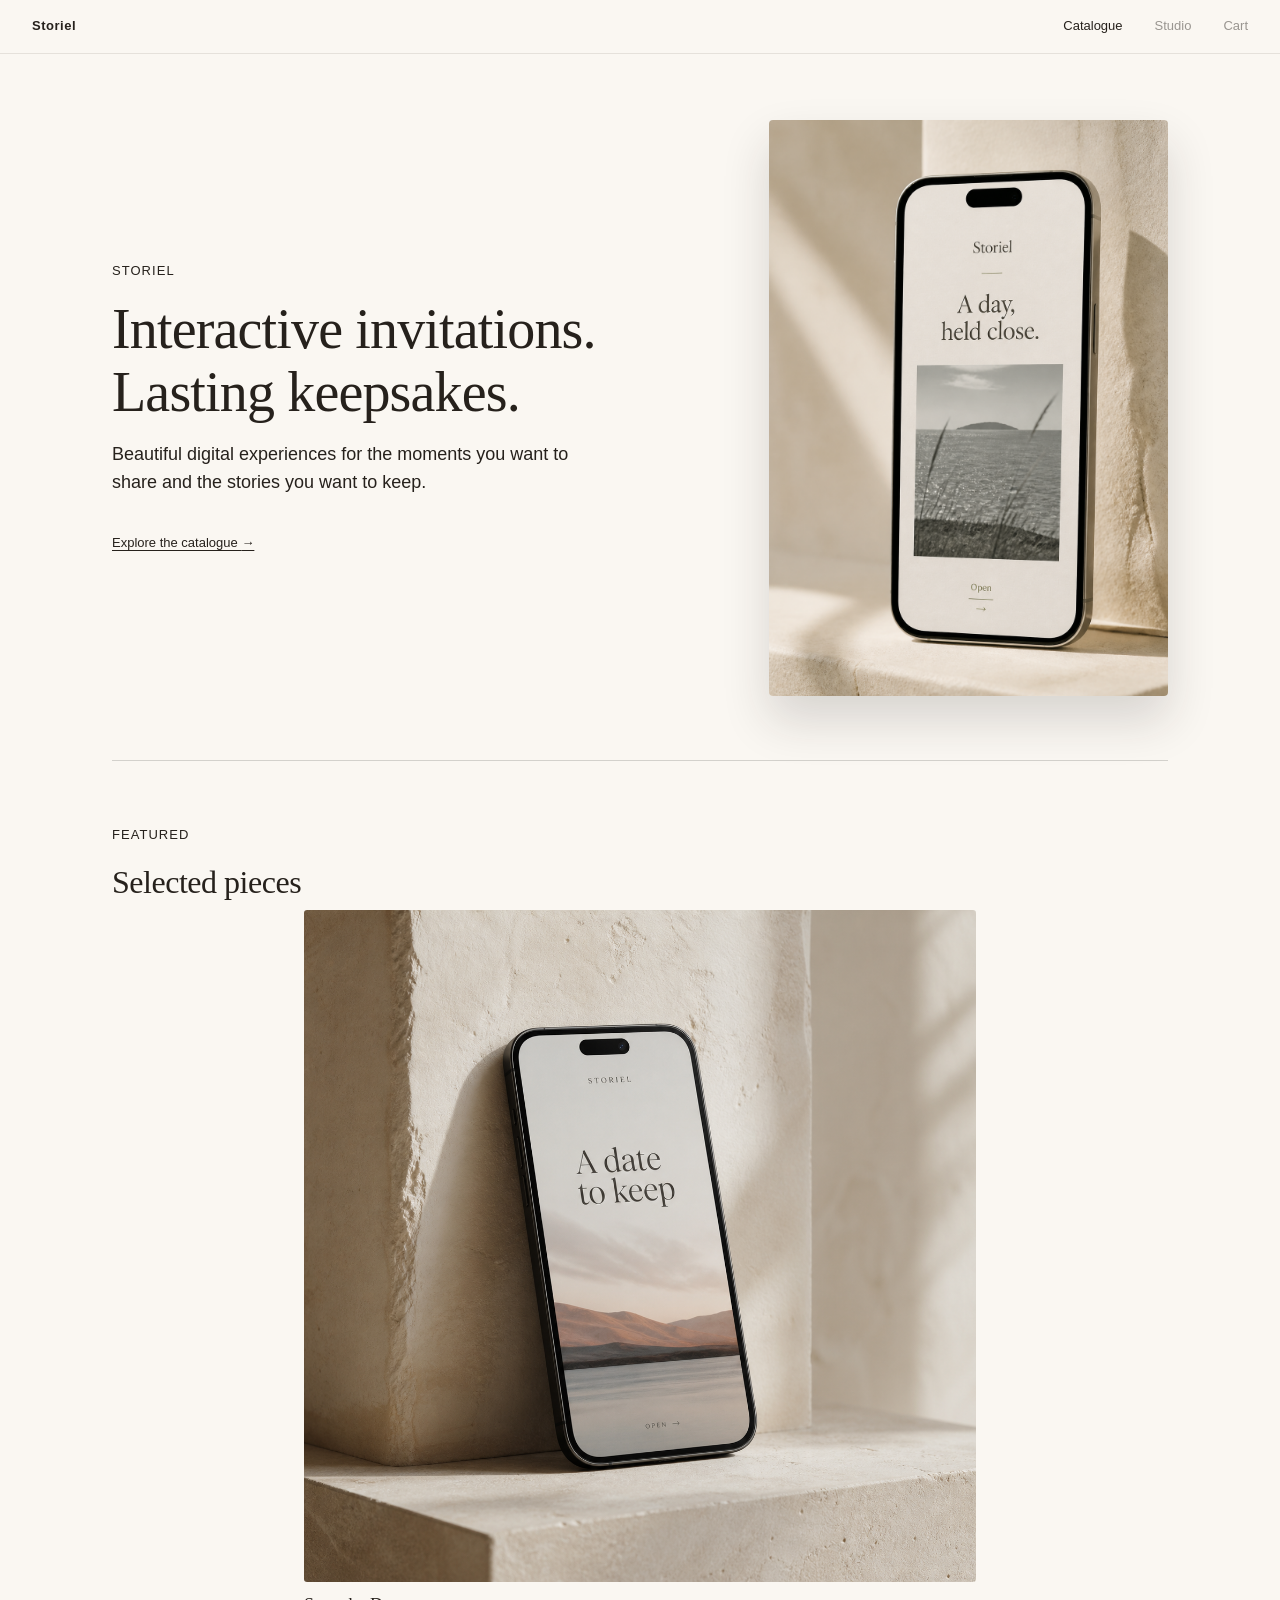
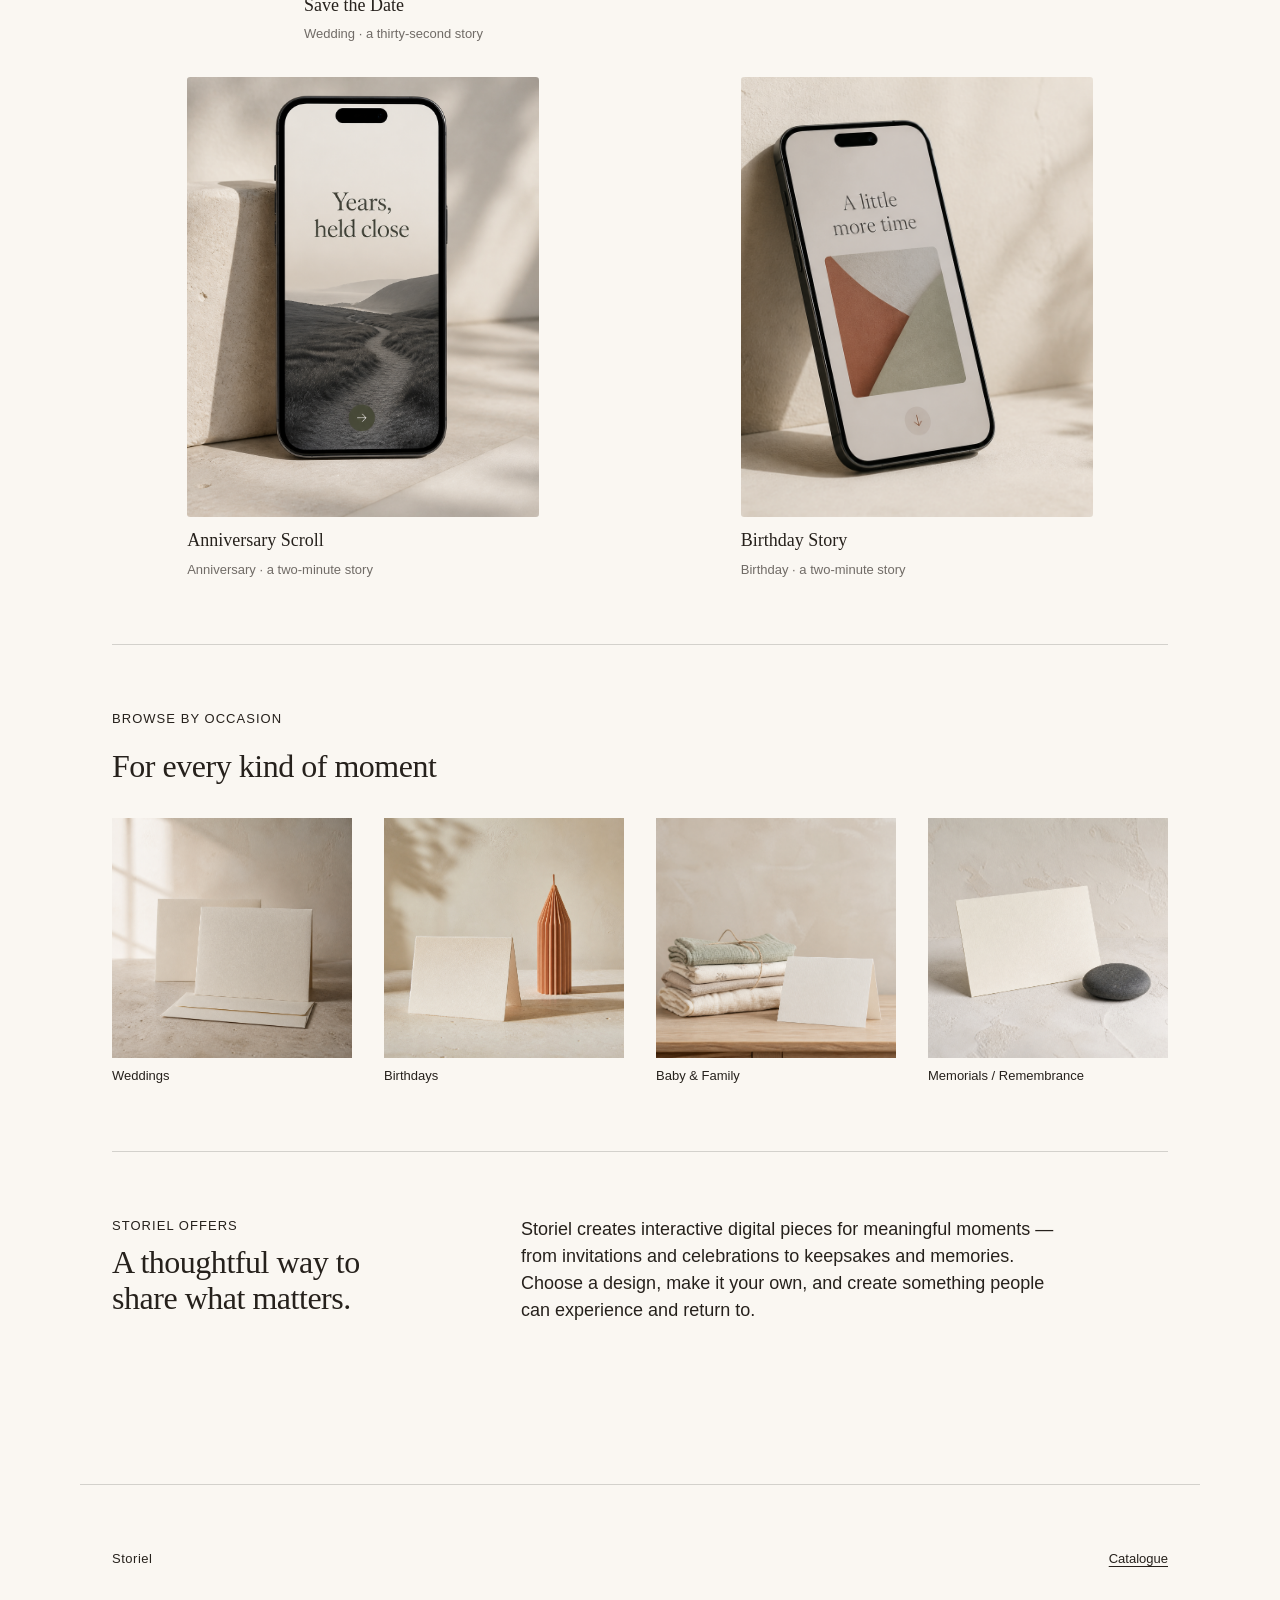
<file: index.html>
<!doctype html>
<html lang="en">
<head>
<meta charset="utf-8">
<meta name="viewport" content="width=device-width, initial-scale=1">
<title>Storiel — digital keepsakes and invitations</title>
<meta name="description" content="Storiel makes small digital keepsakes and invitations for meaningful occasions.">
<link rel="stylesheet" href="css/tokens.css?v=4">
<link rel="stylesheet" href="css/base.css?v=2">
<link rel="stylesheet" href="css/product.css?v=3">
<link rel="stylesheet" href="css/home.css?v=22">
</head>
<body class="homepage">

<nav class="site-nav" aria-label="Main">
  <a class="site-brand" href="./" aria-label="Storiel — home" aria-current="page">Storiel</a>
  <a href="catalogue/">Catalogue</a>
  <span class="nav-pending">Studio</span>
  <span class="nav-pending">Cart</span>
</nav>

<main class="home">
  <section class="home-hero" aria-labelledby="home-title">
    <div class="home-hero-copy">
      <p class="home-kicker">Storiel</p>
      <h1 id="home-title">Interactive invitations. Lasting keepsakes.</h1>
      <p class="home-intro">Beautiful digital experiences for the moments you want to share and the stories you want to keep.</p>
      <a class="home-text-link" href="catalogue/">Explore the catalogue <span aria-hidden="true">→</span></a>
    </div>
    <div class="home-hero-visual">
      <a class="home-hero-image-link" href="catalogue/" aria-label="Browse Storiel keepsakes">
        <img class="home-hero-image" src="public/hero-storiel-mockup.png" alt="A Storiel keepsake displayed on a phone in a warm ivory setting">
      </a>
    </div>
  </section>

  <section class="home-section home-featured" aria-labelledby="featured-title">
    <div class="home-section-heading">
      <p class="home-kicker">Featured</p>
      <h2 id="featured-title">Selected pieces</h2>
    </div>
    <div class="featured-grid">
      <article class="featured-piece featured-piece-lead">
        <a class="featured-piece-image-link" href="save-the-date/">
          <img class="featured-piece-image" src="public/featured/save-the-date.png" alt="Save the Date keepsake displayed on a phone against warm stone">
        </a>
        <div class="featured-piece-details">
          <div>
            <h3 class="featured-piece-title"><a href="save-the-date/">Save the Date</a></h3>
            <p class="featured-piece-meta">Wedding · a thirty-second story</p>
          </div>
        </div>
      </article>
      <article class="featured-piece">
        <a class="featured-piece-image-link" href="anniversary/">
          <img class="featured-piece-image" src="public/featured/anniversary-scroll.png" alt="Anniversary Scroll keepsake displayed on a phone in an ivory setting">
        </a>
        <div class="featured-piece-details">
          <div>
            <h3 class="featured-piece-title"><a href="anniversary/">Anniversary Scroll</a></h3>
            <p class="featured-piece-meta">Anniversary · a two-minute story</p>
          </div>
        </div>
      </article>
      <article class="featured-piece">
        <a class="featured-piece-image-link" href="birthday/">
          <img class="featured-piece-image" src="public/featured/birthday-story.png" alt="Birthday Story keepsake displayed on a phone against pale plaster">
        </a>
        <div class="featured-piece-details">
          <div>
            <h3 class="featured-piece-title"><a href="birthday/">Birthday Story</a></h3>
            <p class="featured-piece-meta">Birthday · a two-minute story</p>
          </div>
        </div>
      </article>
    </div>
  </section>

  <section class="home-section home-occasions" aria-labelledby="occasions-title">
    <div class="home-section-heading">
      <p class="home-kicker">Browse by occasion</p>
      <h2 id="occasions-title">For every kind of moment</h2>
    </div>
    <div class="occasion-grid">
      <a class="occasion-item" href="catalogue/">
        <img src="public/occasions/weddings.png" alt="">
        <span>Weddings</span>
      </a>
      <a class="occasion-item" href="catalogue/">
        <img src="public/occasions/birthdays.png" alt="">
        <span>Birthdays</span>
      </a>
      <a class="occasion-item" href="catalogue/">
        <img src="public/occasions/baby-family.png" alt="">
        <span>Baby &amp; Family</span>
      </a>
      <a class="occasion-item" href="catalogue/">
        <img src="public/occasions/memorials-remembrance.png" alt="">
        <span>Memorials / Remembrance</span>
      </a>
    </div>
  </section>

  <section class="home-section home-about" aria-labelledby="about-title">
    <div class="home-section-heading">
      <p class="home-kicker">Storiel offers</p>
      <h2 id="about-title">A thoughtful way to share what matters.</h2>
    </div>
    <p>Storiel creates interactive digital pieces for meaningful moments — from invitations and celebrations to keepsakes and memories. Choose a design, make it your own, and create something people can experience and return to.</p>
  </section>
</main>

<footer class="home-footer">
  <span>Storiel</span>
  <a href="catalogue/">Catalogue</a>
</footer>

</body>
</html>
</file>
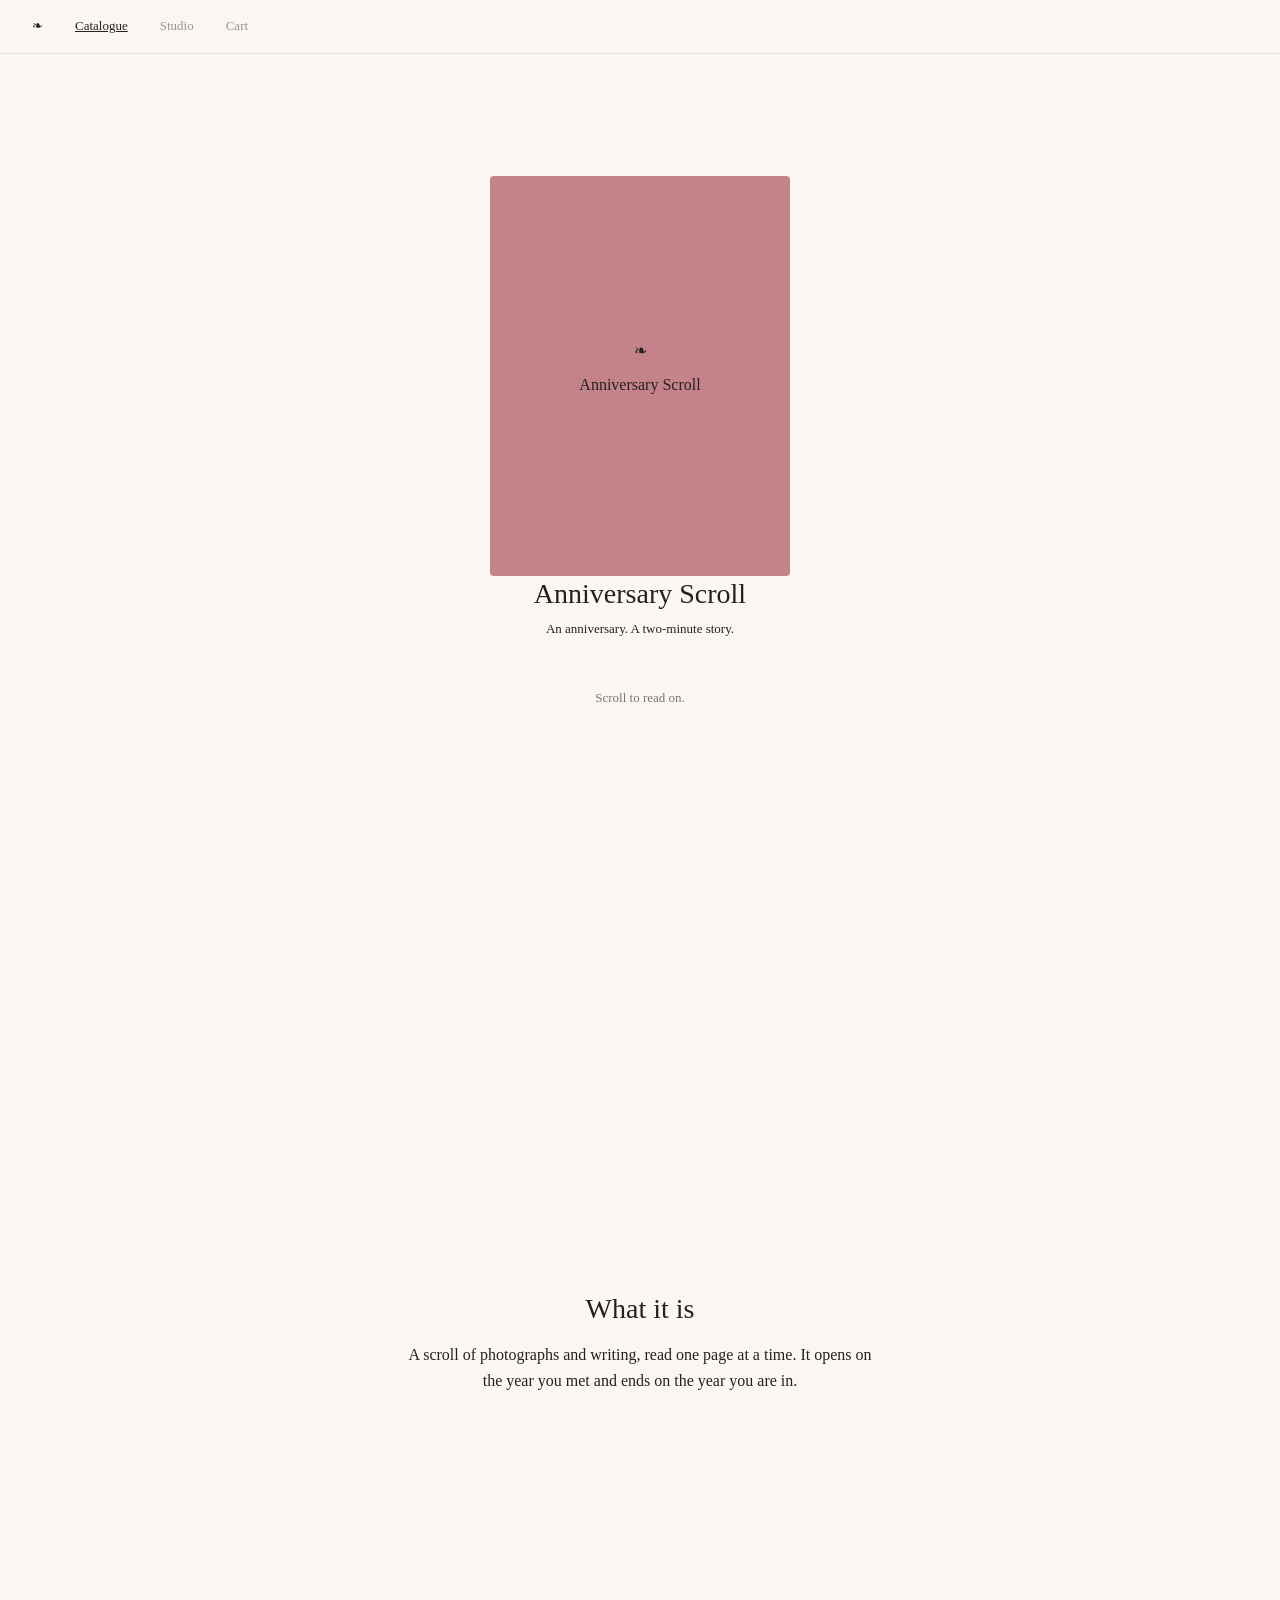
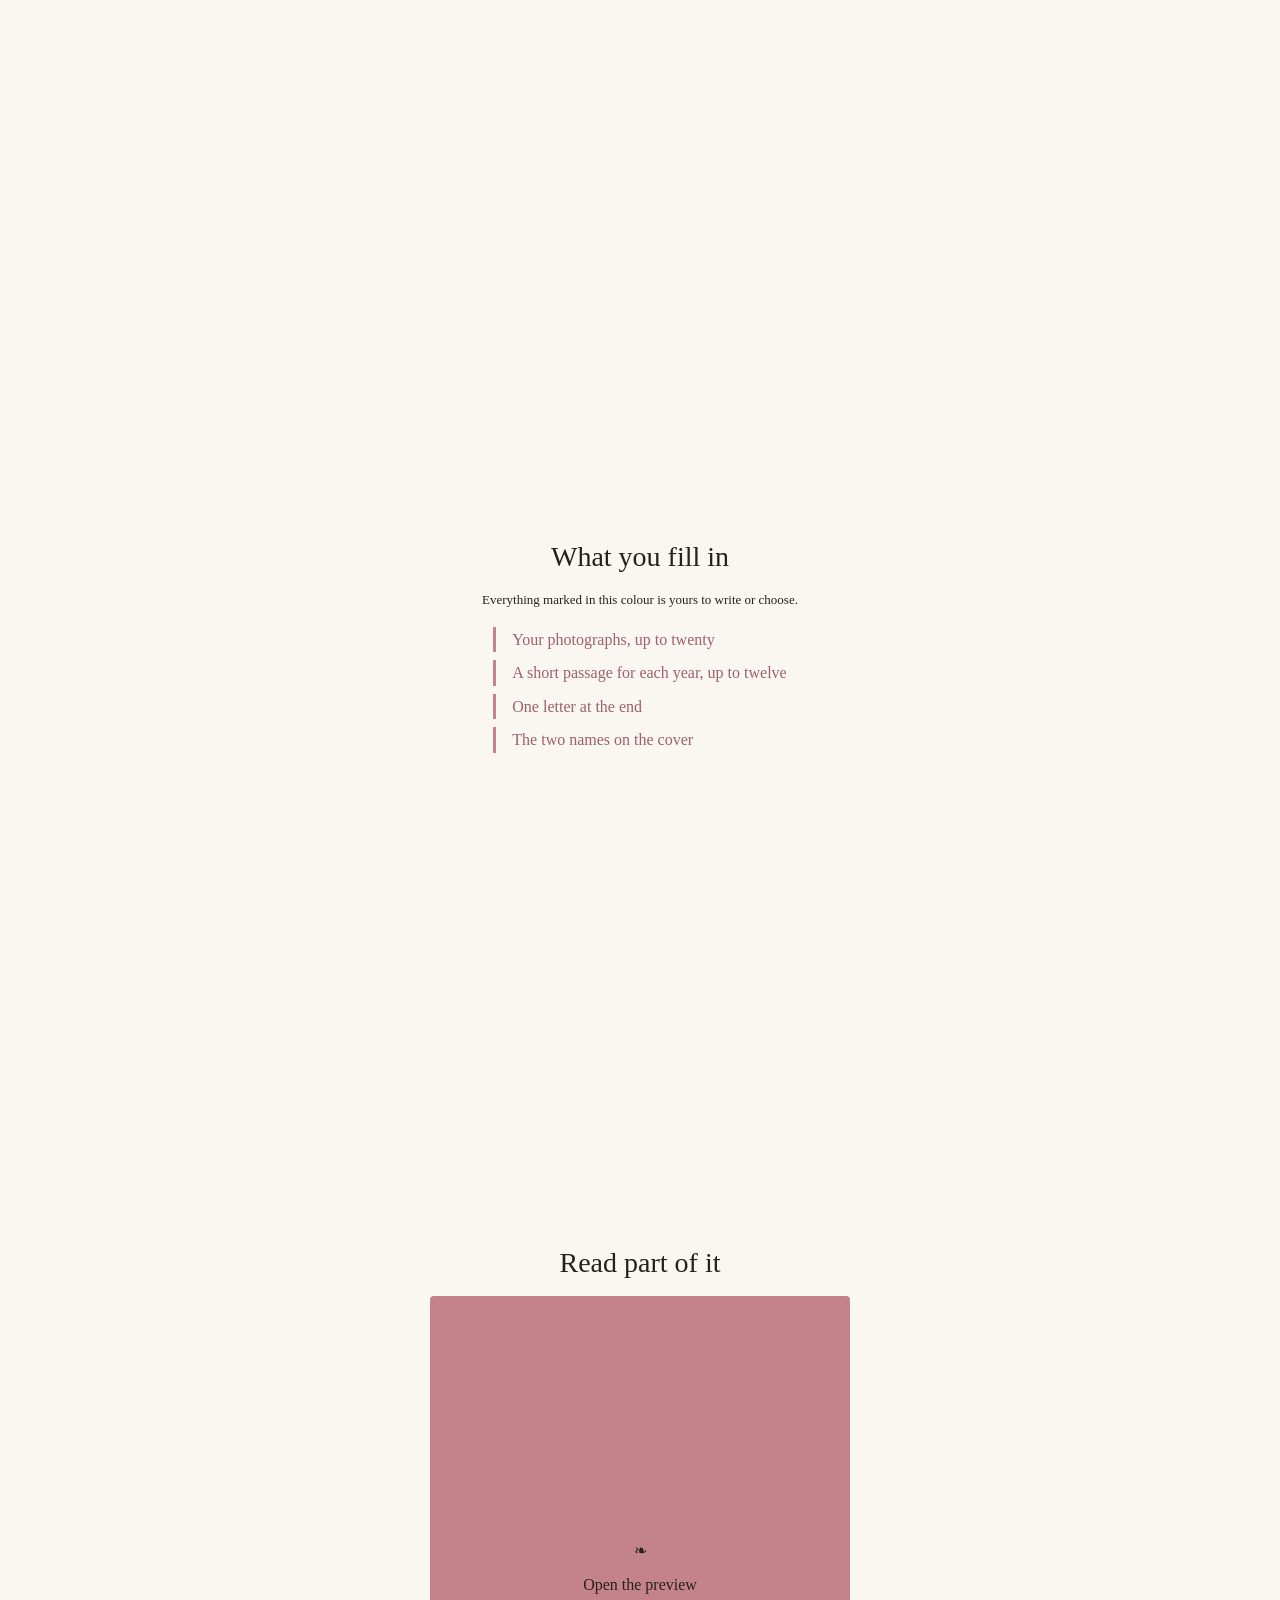
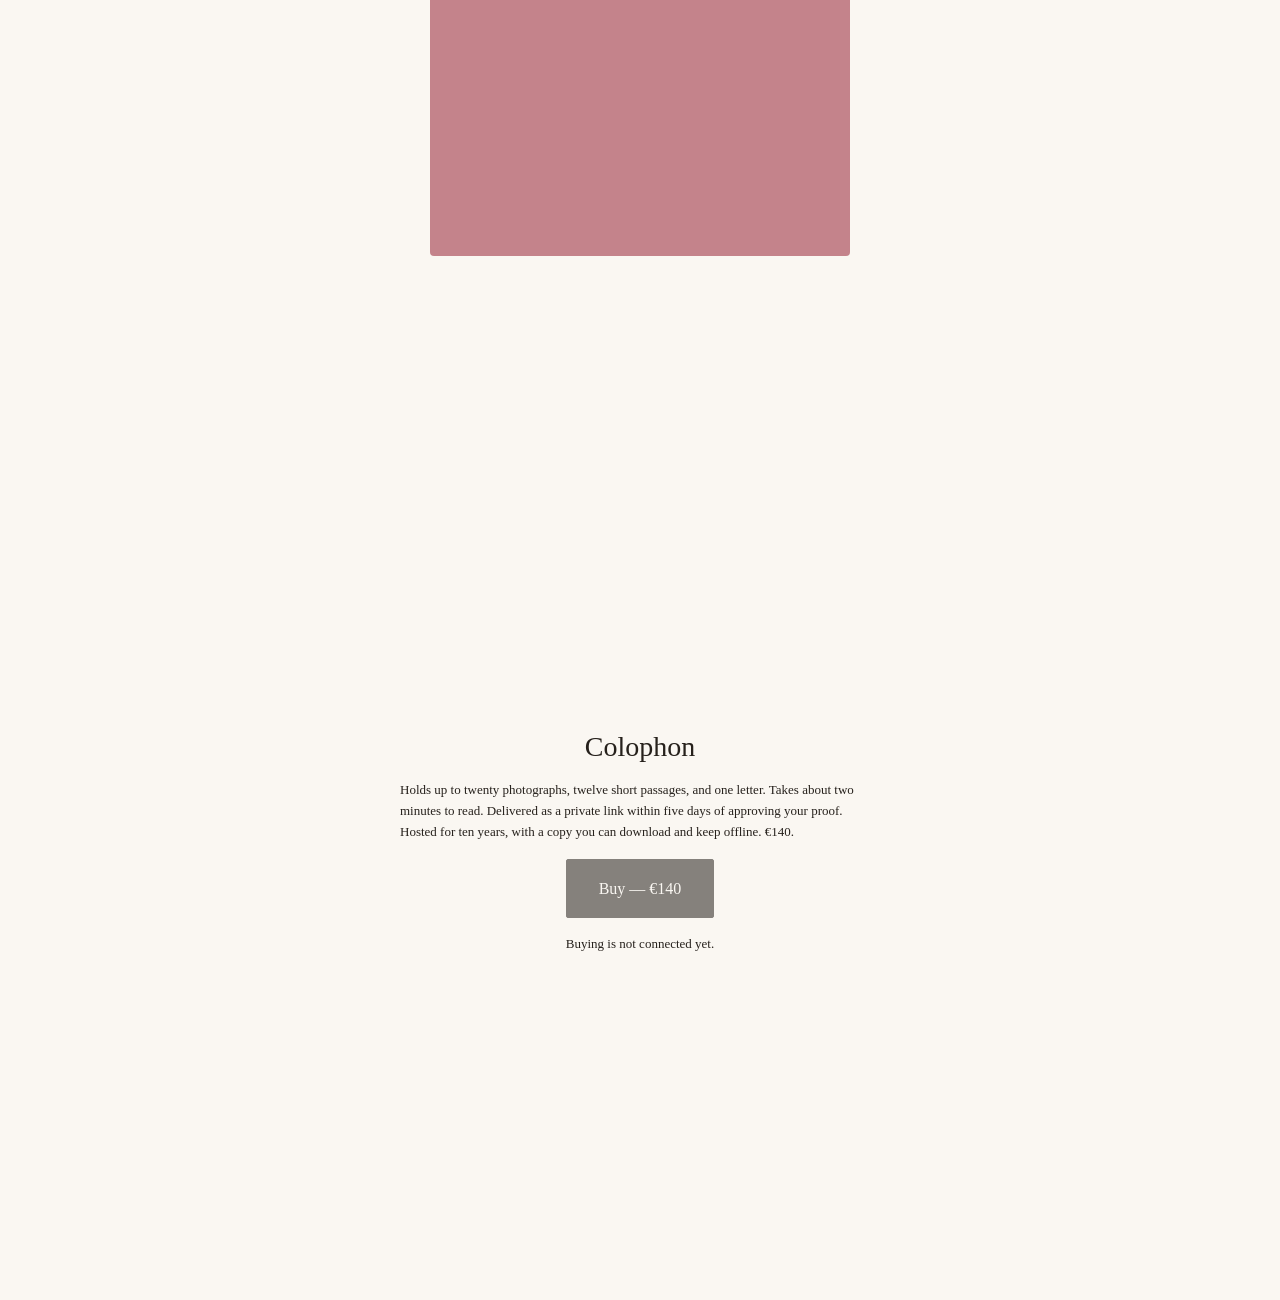
<file: anniversary/index.html>
<!doctype html>
<html lang="en">
<head>
<meta charset="utf-8">
<meta name="viewport" content="width=device-width, initial-scale=1">
<title>Anniversary Scroll — Storiel</title>
<meta name="description" content="A scroll of photographs and writing for an anniversary, read one page at a time. Two minutes. €140.">
<link rel="stylesheet" href="../css/tokens.css?v=3">
<link rel="stylesheet" href="../css/base.css?v=2">
<link rel="stylesheet" href="../css/layout.css?v=2">
<link rel="stylesheet" href="../css/motion.css?v=2">
<link rel="stylesheet" href="../css/product.css?v=2">
</head>
<body>

<nav class="site-nav" aria-label="Main">
  <a href="../index.html" aria-label="Storiel — home"><span class="fleuron" aria-hidden="true">&#10087;</span></a>
  <a href="../catalogue/">Catalogue</a>
  <span class="nav-pending">Studio</span>
  <span class="nav-pending">Cart</span>
</nav>

<div class="zone-storytelling product-page">

  <section class="spread">
    <div class="product-cover">
      <span class="fleuron" aria-hidden="true">&#10087;</span>
      <p>Anniversary Scroll</p>
    </div>
    <h1 class="product-title">Anniversary Scroll</h1>
    <p class="colophon">An anniversary. A two-minute story.</p>
    <p class="colophon spread-hint">Scroll to read on.</p>
  </section>

  <section class="spread">
    <h2>What it is</h2>
    <p>A scroll of photographs and writing, read one page at a time. It opens on the year you met and ends on the year you are in.</p>
  </section>

  <section class="spread">
    <h2>What you fill in</h2>
    <p class="colophon">Everything marked in this colour is yours to write or choose.</p>
    <ul class="personalizable-list">
      <li class="seal-marked">Your photographs, up to twenty</li>
      <li class="seal-marked">A short passage for each year, up to twelve</li>
      <li class="seal-marked">One letter at the end</li>
      <li class="seal-marked">The two names on the cover</li>
    </ul>
  </section>

  <section class="spread">
    <h2>Read part of it</h2>
    <div class="opening preview" data-opening-id="anniversary-preview" data-preview-id="anniversary" data-preview-gate="3">
      <div class="opening-cover opening-trigger openable" tabindex="0" role="button" aria-expanded="false" aria-label="Open the preview">
        <span class="fleuron" aria-hidden="true">&#10087;</span>
        <p>Open the preview</p>
      </div>
      <div class="opening-panel" aria-hidden="true">
        <iframe
          id="preview-frame"
          class="preview-frame"
          title="Preview of the Anniversary Scroll"
          sandbox="allow-scripts"
          referrerpolicy="no-referrer"></iframe>
        <div class="preview-resume" id="preview-resume" hidden>
          <p class="colophon" id="preview-resume-text"></p>
          <p class="preview-resume-actions">
            <button type="button" class="preview-btn" id="preview-resume-btn">Resume</button>
            <button type="button" class="preview-btn" id="preview-restart-btn">Start again</button>
          </p>
        </div>
      </div>
    </div>
  </section>

  <section class="spread">
    <h2>Colophon</h2>
    <div class="colophon-block">
      <p class="colophon">Holds up to twenty photographs, twelve short passages, and one letter. Takes about two minutes to read. Delivered as a private link within five days of approving your proof. Hosted for ten years, with a copy you can download and keep offline. &euro;140.</p>
    </div>
    <p><button type="button" class="buy" disabled>Buy &mdash; &euro;140</button></p>
    <p class="colophon">Buying is not connected yet.</p>
  </section>

</div>

<script src="../js/motion.js?v=2"></script>
<script src="../js/preview.js?v=1"></script>
</body>
</html>
</file>
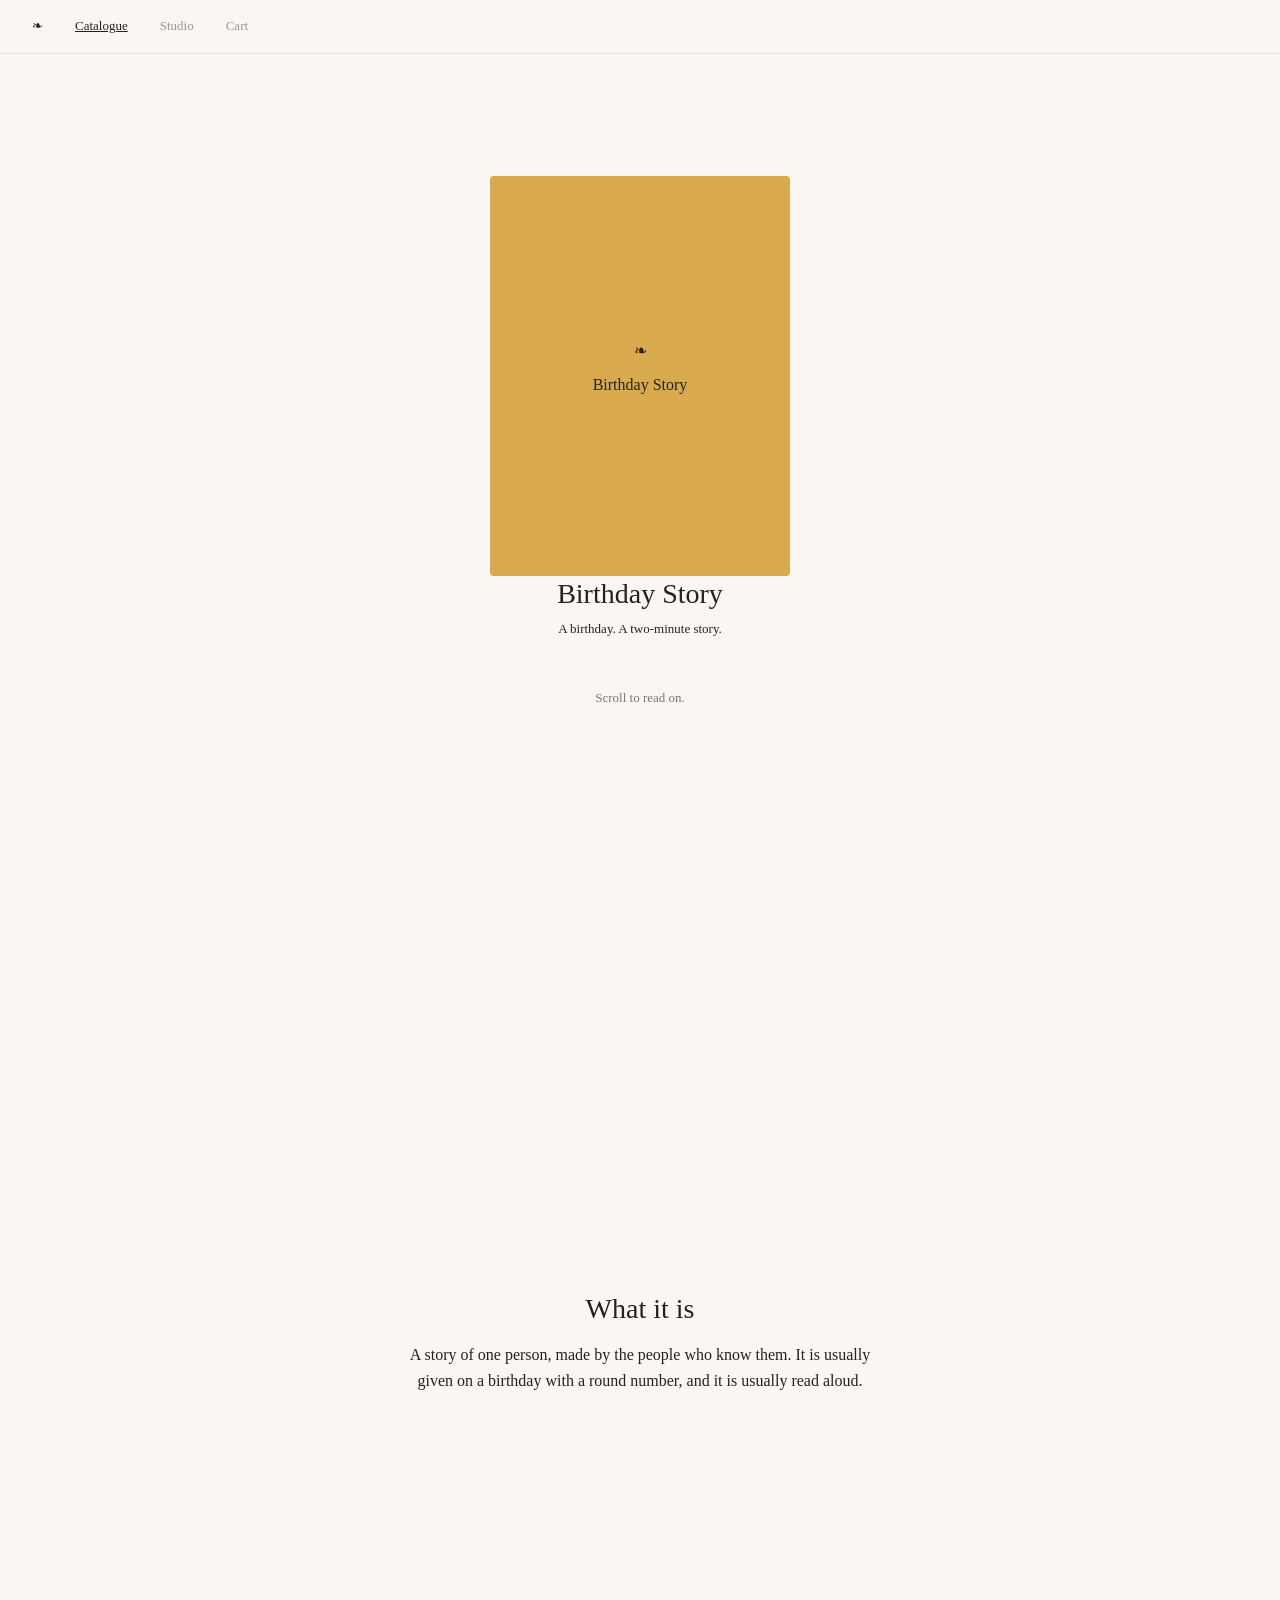
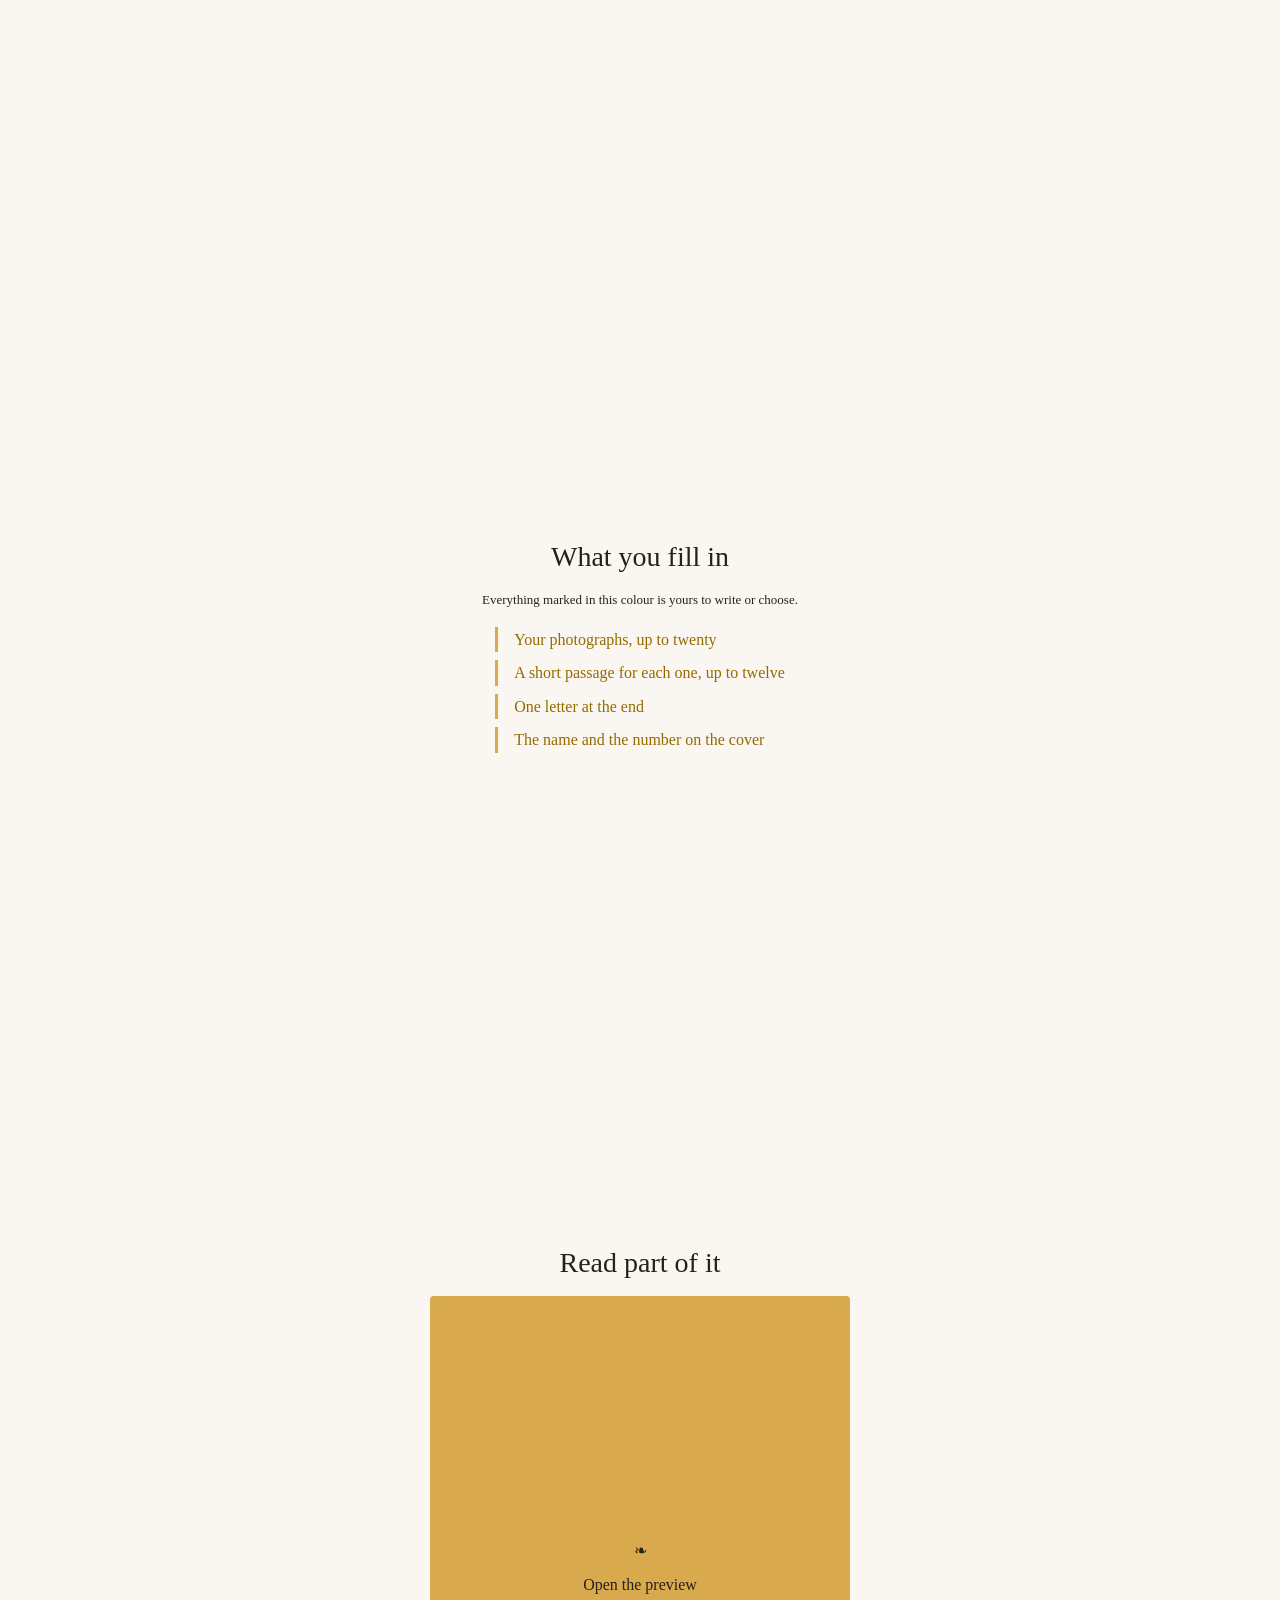
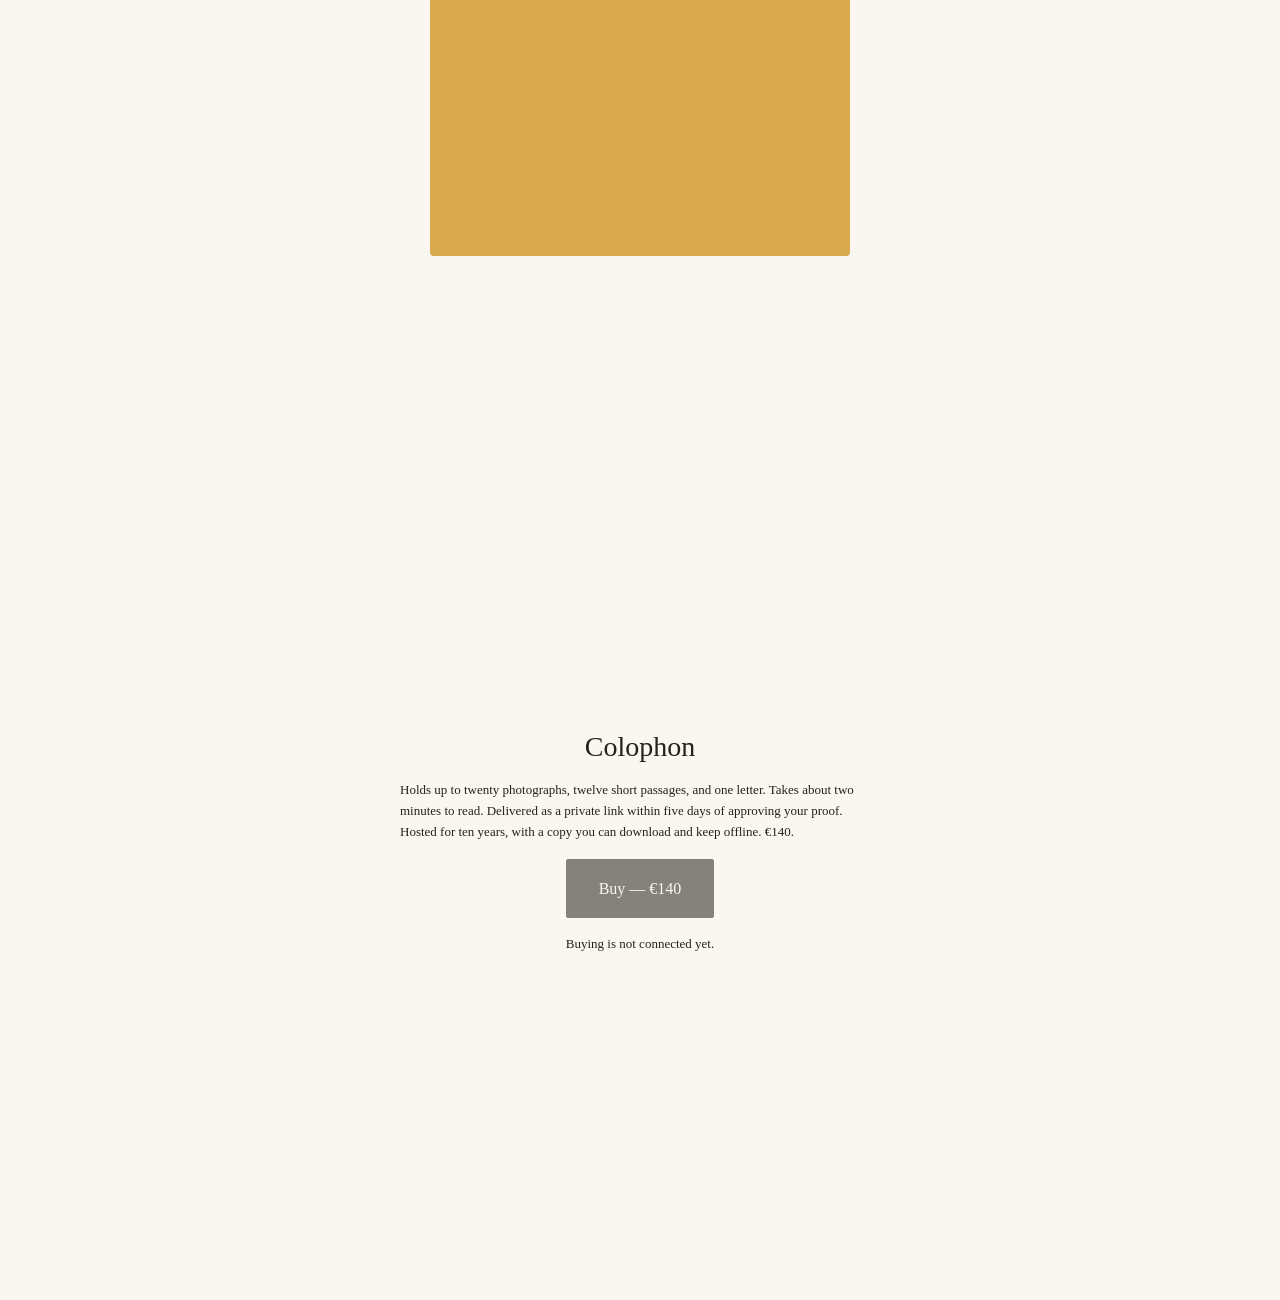
<file: birthday/index.html>
<!doctype html>
<html lang="en">
<head>
<meta charset="utf-8">
<meta name="viewport" content="width=device-width, initial-scale=1">
<title>Birthday Story — Storiel</title>
<meta name="description" content="A story of photographs and writing for a birthday, read one page at a time. Two minutes. €140.">
<link rel="stylesheet" href="../css/tokens.css?v=4">
<link rel="stylesheet" href="../css/base.css?v=2">
<link rel="stylesheet" href="../css/layout.css?v=2">
<link rel="stylesheet" href="../css/motion.css?v=2">
<link rel="stylesheet" href="../css/product.css?v=3">
</head>
<body class="seal-4-product">

<nav class="site-nav" aria-label="Main">
  <a href="../index.html" aria-label="Storiel — home"><span class="fleuron" aria-hidden="true">&#10087;</span></a>
  <a href="../catalogue/">Catalogue</a>
  <span class="nav-pending">Studio</span>
  <span class="nav-pending">Cart</span>
</nav>

<div class="zone-storytelling product-page">

  <section class="spread">
    <div class="product-cover">
      <span class="fleuron" aria-hidden="true">&#10087;</span>
      <p>Birthday Story</p>
    </div>
    <h1 class="product-title">Birthday Story</h1>
    <p class="colophon">A birthday. A two-minute story.</p>
    <p class="colophon spread-hint">Scroll to read on.</p>
  </section>

  <section class="spread">
    <h2>What it is</h2>
    <p>A story of one person, made by the people who know them. It is usually given on a birthday with a round number, and it is usually read aloud.</p>
  </section>

  <section class="spread">
    <h2>What you fill in</h2>
    <p class="colophon">Everything marked in this colour is yours to write or choose.</p>
    <ul class="personalizable-list">
      <li class="seal-marked">Your photographs, up to twenty</li>
      <li class="seal-marked">A short passage for each one, up to twelve</li>
      <li class="seal-marked">One letter at the end</li>
      <li class="seal-marked">The name and the number on the cover</li>
    </ul>
  </section>

  <section class="spread">
    <h2>Read part of it</h2>
    <div class="opening preview" data-opening-id="birthday-preview" data-preview-id="birthday" data-preview-gate="3">
      <div class="opening-cover opening-trigger openable" tabindex="0" role="button" aria-expanded="false" aria-label="Open the preview">
        <span class="fleuron" aria-hidden="true">&#10087;</span>
        <p>Open the preview</p>
      </div>
      <div class="opening-panel" aria-hidden="true">
        <iframe
          id="preview-frame"
          class="preview-frame"
          title="Preview of the Birthday Story"
          sandbox="allow-scripts"
          referrerpolicy="no-referrer"></iframe>
        <div class="preview-resume" id="preview-resume" hidden>
          <p class="colophon" id="preview-resume-text"></p>
          <p class="preview-resume-actions">
            <button type="button" class="preview-btn" id="preview-resume-btn">Resume</button>
            <button type="button" class="preview-btn" id="preview-restart-btn">Start again</button>
          </p>
        </div>
      </div>
    </div>
  </section>

  <section class="spread">
    <h2>Colophon</h2>
    <div class="colophon-block">
      <p class="colophon">Holds up to twenty photographs, twelve short passages, and one letter. Takes about two minutes to read. Delivered as a private link within five days of approving your proof. Hosted for ten years, with a copy you can download and keep offline. &euro;140.</p>
    </div>
    <p><button type="button" class="buy" disabled>Buy &mdash; &euro;140</button></p>
    <p class="colophon">Buying is not connected yet.</p>
  </section>

</div>

<script src="../js/motion.js?v=2"></script>
<script src="../js/preview.js?v=1"></script>
</body>
</html>
</file>
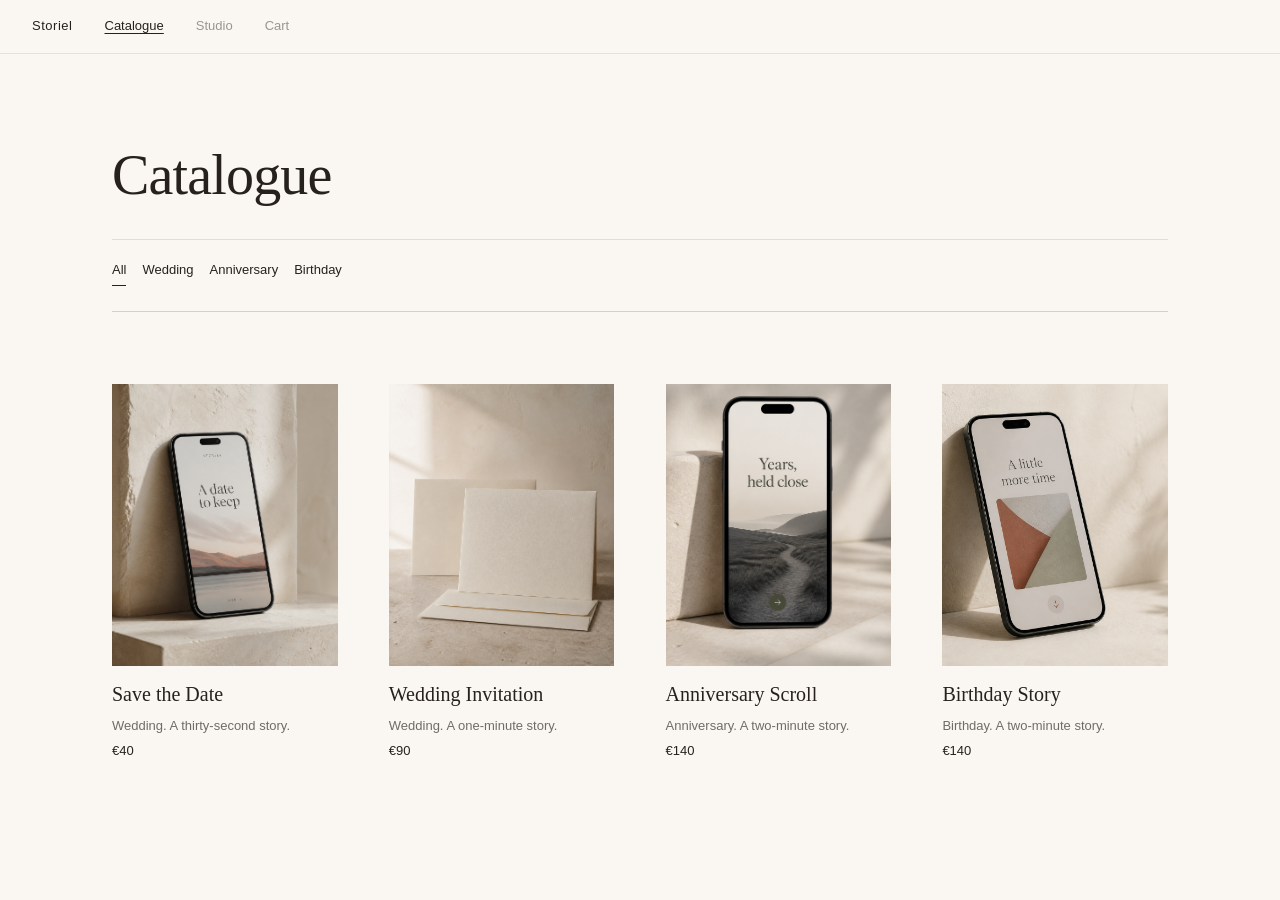
<file: catalogue/index.html>
<!doctype html>
<html lang="en">
<head>
<meta charset="utf-8">
<meta name="viewport" content="width=device-width, initial-scale=1">
<title>Storiel — Catalogue</title>
<meta name="description" content="Storiel pieces by occasion: weddings, anniversaries, birthdays.">
<link rel="stylesheet" href="../css/tokens.css?v=4">
<link rel="stylesheet" href="../css/base.css?v=2">
<link rel="stylesheet" href="../css/layout.css?v=2">
<link rel="stylesheet" href="../css/product.css?v=3">
<link rel="stylesheet" href="../css/catalogue.css?v=5">
</head>
<body class="catalogue-page">

<nav class="site-nav" aria-label="Main">
  <a class="site-brand" href="../" aria-label="Storiel — home">Storiel</a>
  <a href="./" aria-current="page">Catalogue</a>
  <span class="nav-pending">Studio</span>
  <span class="nav-pending">Cart</span>
</nav>

<main class="page zone-errand">

  <header>
    <h1>Catalogue</h1>
  </header>

  <div class="catalogue-controls">
    <div class="catalogue-filters" role="group" aria-label="Filter by occasion">
      <button type="button" class="filter-chip is-active" data-occasion="all">All</button>
      <button type="button" class="filter-chip" data-occasion="wedding">Wedding</button>
      <button type="button" class="filter-chip" data-occasion="anniversary">Anniversary</button>
      <button type="button" class="filter-chip" data-occasion="birthday">Birthday</button>
    </div>
  </div>

  <ul class="catalogue-grid" id="catalogue-grid">
    <li class="catalogue-card" data-occasion="wedding" data-search="save the date wedding thirty second story">
      <a href="../save-the-date/" class="catalogue-link">
        <div class="catalogue-thumb">
          <img src="../public/featured/save-the-date.png" alt="Save the Date keepsake displayed on a phone against warm stone">
        </div>
        <h2>Save the Date</h2>
        <p class="colophon">Wedding. A thirty-second story.</p>
        <p class="catalogue-price">&euro;40</p>
      </a>
    </li>
    <li class="catalogue-card" data-occasion="wedding" data-search="wedding invitation one minute story">
      <a href="../wedding-invitation/" class="catalogue-link">
        <div class="catalogue-thumb">
          <img src="../public/occasions/weddings.png" alt="Wedding invitation setting in warm neutral tones">
        </div>
        <h2>Wedding Invitation</h2>
        <p class="colophon">Wedding. A one-minute story.</p>
        <p class="catalogue-price">&euro;90</p>
      </a>
    </li>
    <li class="catalogue-card" data-occasion="anniversary" data-search="anniversary scroll two minute story">
      <a href="../anniversary/" class="catalogue-link">
        <div class="catalogue-thumb">
          <img src="../public/featured/anniversary-scroll.png" alt="Anniversary Scroll keepsake displayed on a phone in an ivory setting">
        </div>
        <h2>Anniversary Scroll</h2>
        <p class="colophon">Anniversary. A two-minute story.</p>
        <p class="catalogue-price">&euro;140</p>
      </a>
    </li>
    <li class="catalogue-card" data-occasion="birthday" data-search="birthday story two minute story">
      <a href="../birthday/" class="catalogue-link">
        <div class="catalogue-thumb">
          <img src="../public/featured/birthday-story.png" alt="Birthday Story keepsake displayed on a phone against pale plaster">
        </div>
        <h2>Birthday Story</h2>
        <p class="colophon">Birthday. A two-minute story.</p>
        <p class="catalogue-price">&euro;140</p>
      </a>
    </li>
  </ul>

  <p class="catalogue-empty" id="catalogue-empty" hidden>Nothing matches.</p>

</main>
<script src="../js/catalogue.js?v=2"></script>
</body>
</html>
</file>
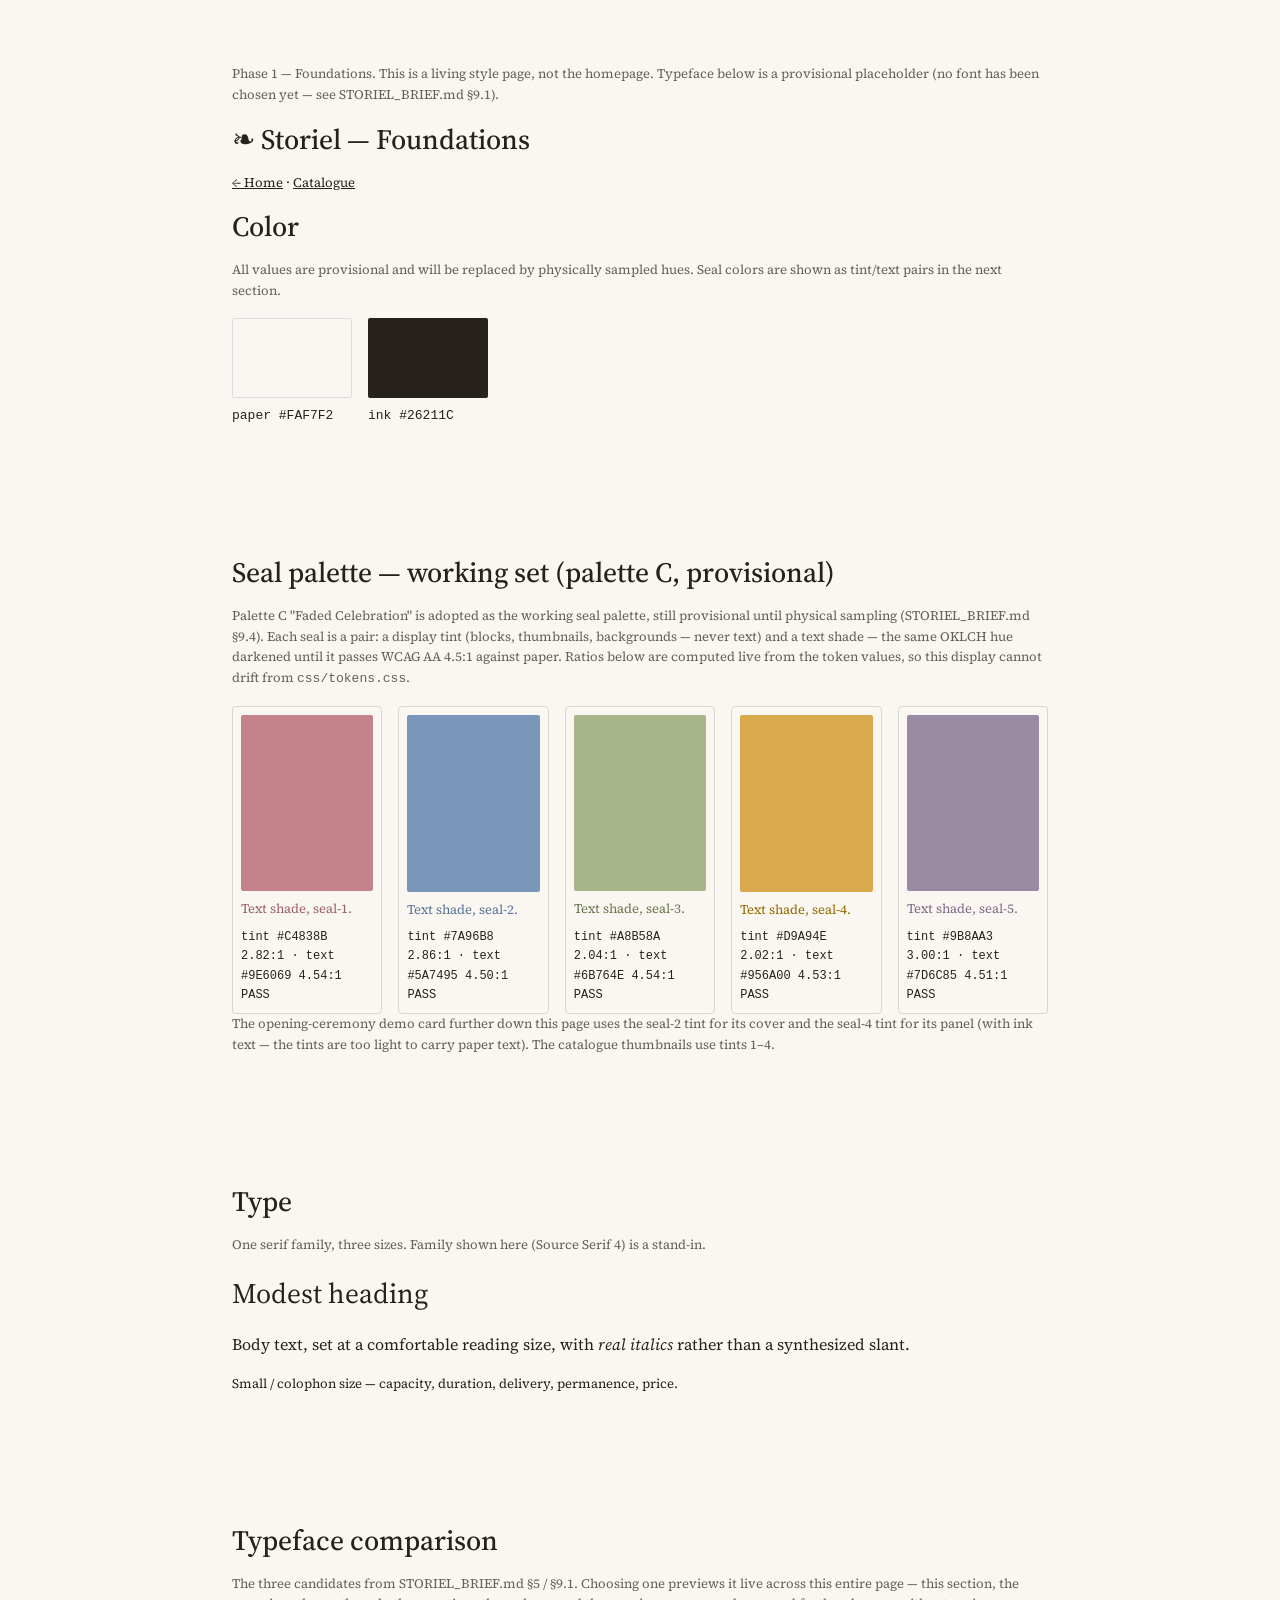
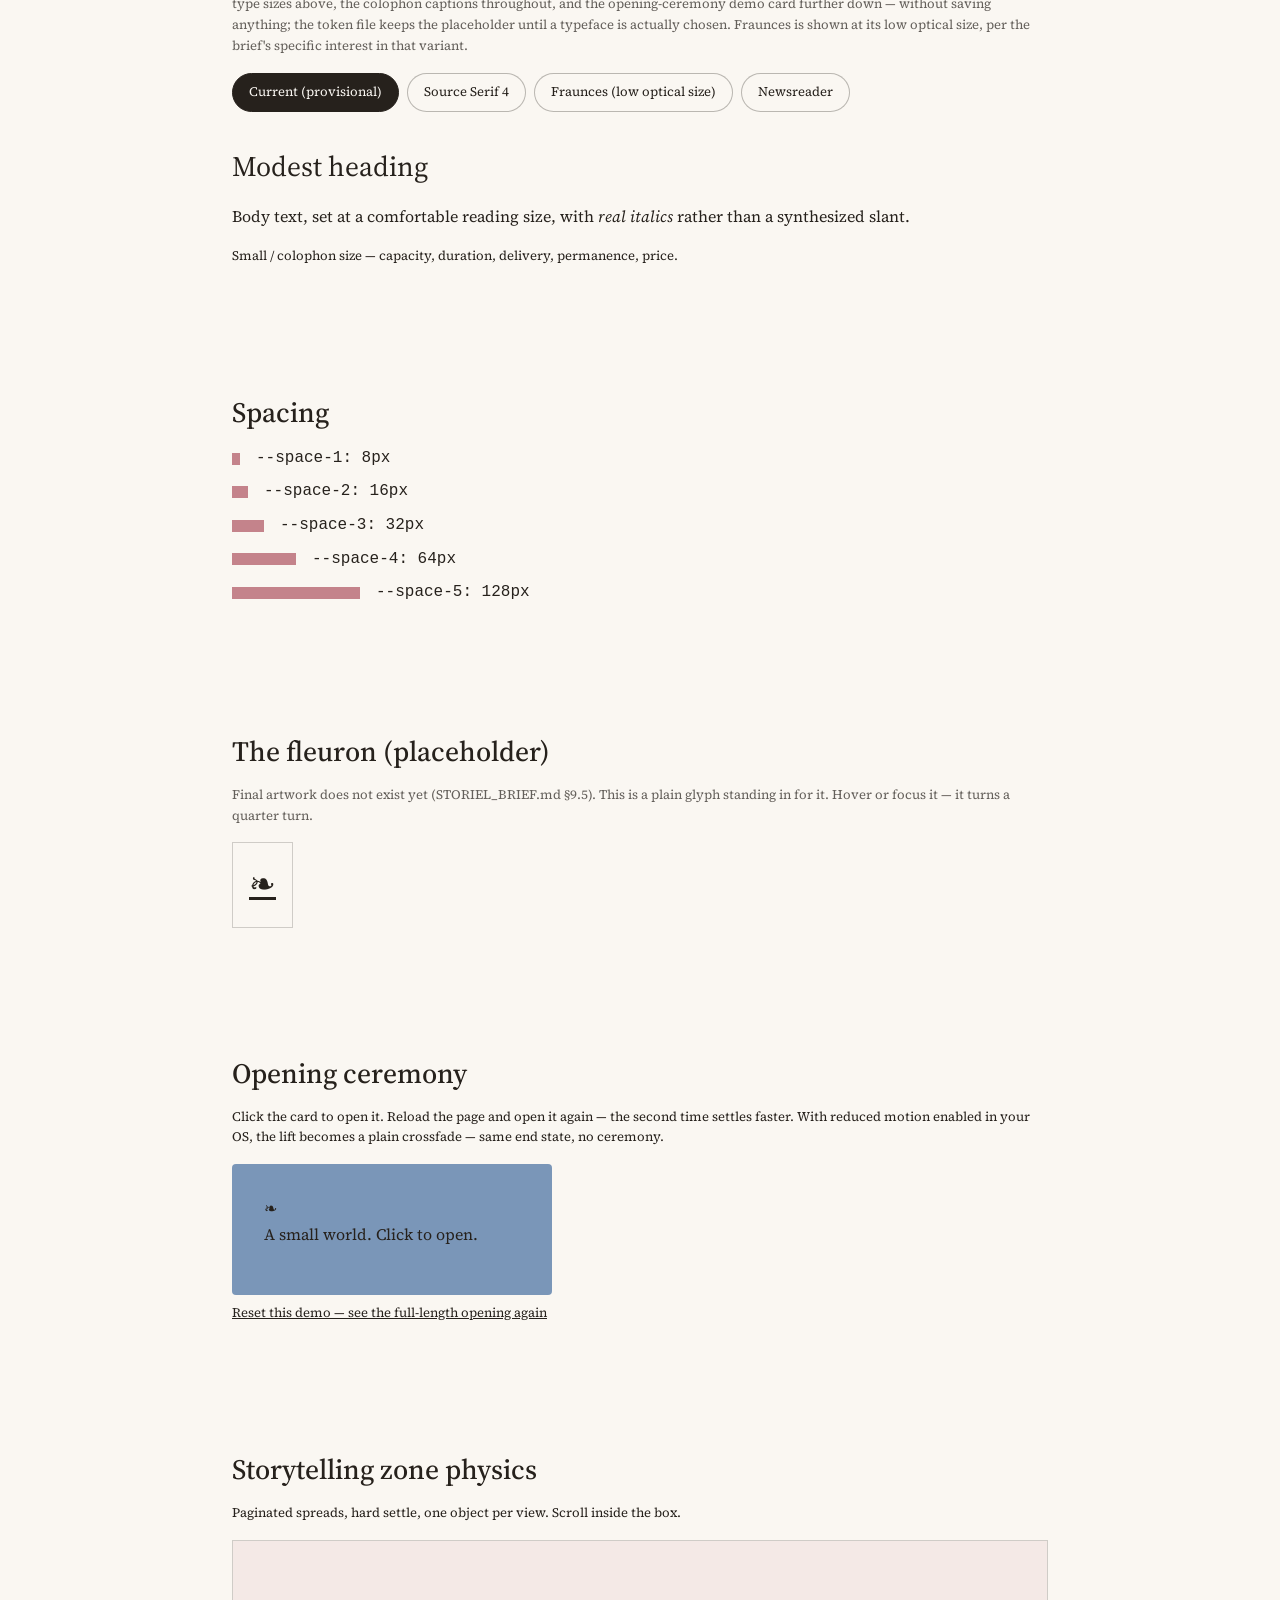
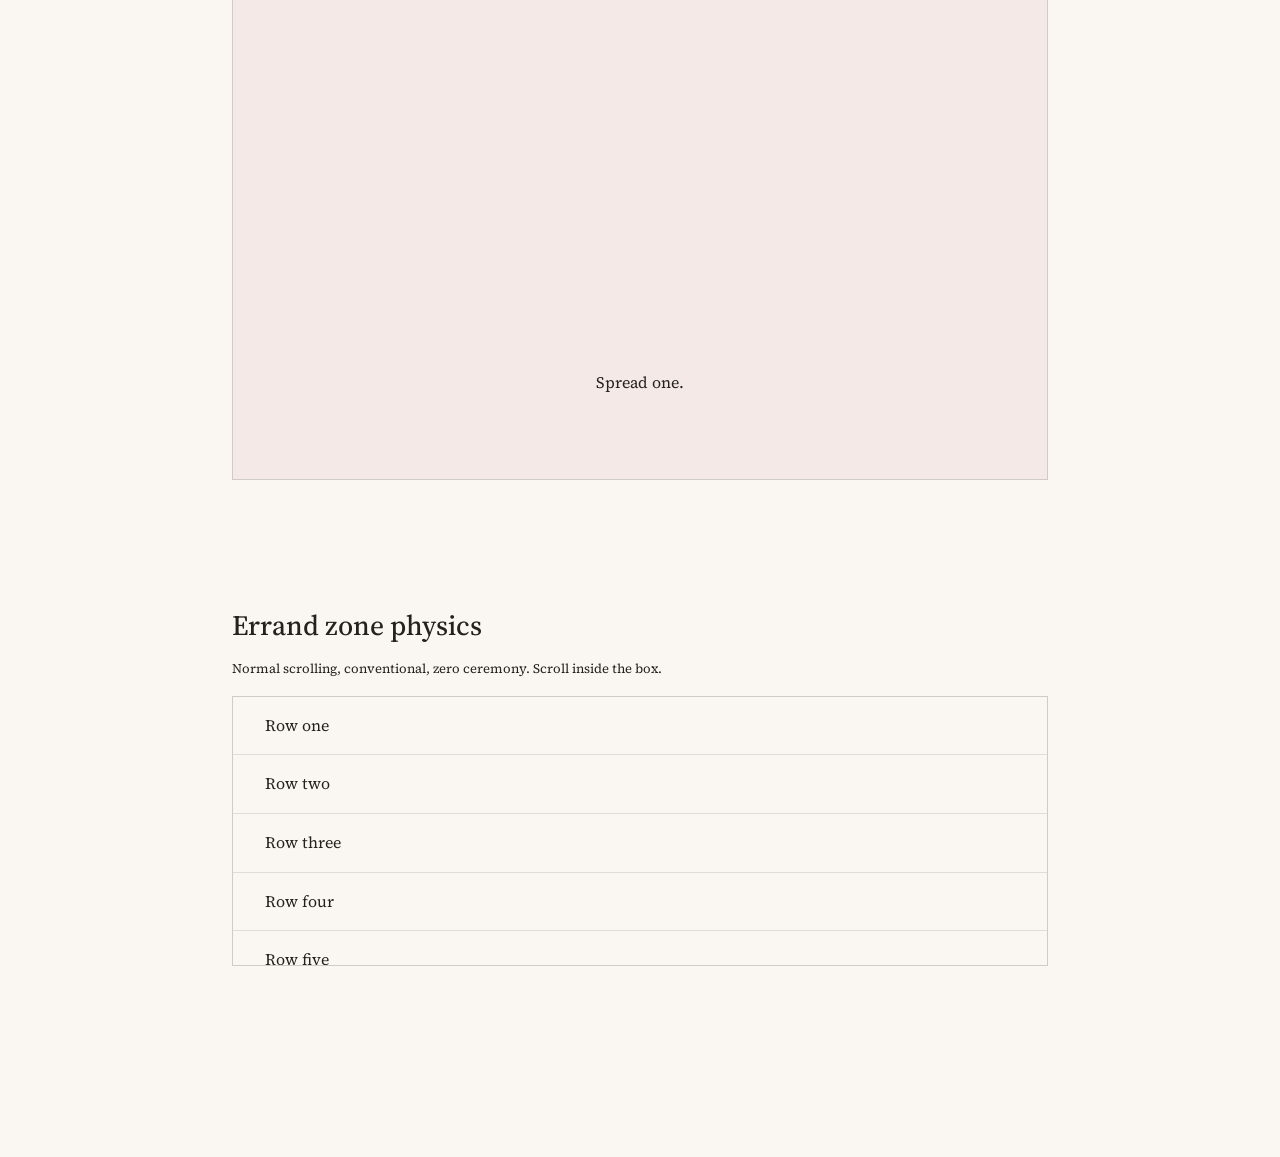
<file: foundations/index.html>
<!doctype html>
<html lang="en">
<head>
<meta charset="utf-8">
<meta name="viewport" content="width=device-width, initial-scale=1">
<title>Storiel — Foundations (review page)</title>
<meta name="description" content="Storiel design tokens, type, spacing, motion, and two-zone layout physics.">
<link rel="preconnect" href="https://fonts.googleapis.com">
<link rel="preconnect" href="https://fonts.gstatic.com" crossorigin>
<link rel="stylesheet" href="https://fonts.googleapis.com/css2?family=Source+Serif+4:ital,wght@0,400;0,600;1,400&family=Fraunces:ital,opsz,wght@0,9..144,400;0,9..144,600;1,9..144,400&family=Newsreader:ital,wght@0,400;0,600;1,400&display=swap">
<link rel="stylesheet" href="../css/tokens.css?v=4">
<link rel="stylesheet" href="../css/base.css?v=2">
<link rel="stylesheet" href="../css/layout.css?v=2">
<link rel="stylesheet" href="../css/motion.css?v=2">
<style>
  .page { max-width: 880px; margin: 0 auto; padding: var(--space-4) var(--space-3); }
  section { margin-bottom: var(--space-5); }
  .swatches { display: flex; flex-wrap: wrap; gap: var(--space-2); }
  .swatch { width: 120px; }
  .swatch-color { height: 80px; border-radius: 2px; }
  .swatch code { font-size: var(--font-size-colophon); display: block; margin-top: var(--space-1); }
  .type-row { margin-bottom: var(--space-2); }
  .space-row { display: flex; align-items: center; gap: var(--space-2); margin-bottom: var(--space-1); }
  .space-bar { background: var(--seal-1); height: 12px; }
  .fleuron-demo { font-size: 2rem; padding: var(--space-2); border: 1px solid color-mix(in srgb, var(--color-ink) 20%, transparent); display: inline-flex; }
  /* Palette C tints are light, so card text is ink, not paper — paper on
     a tint fails contrast. Seal-colored text uses the -text shades only. */
  .opening-cover { background: var(--seal-2); color: var(--color-ink); border-radius: 4px; padding: var(--space-3); cursor: pointer; }
  .opening-panel { background: var(--seal-4); color: var(--color-ink); border-radius: 4px; padding: var(--space-3); }
  .storytelling-demo { height: 60vh; border: 1px solid color-mix(in srgb, var(--color-ink) 20%, transparent); }
  .storytelling-demo .spread:nth-child(1) { background: color-mix(in srgb, var(--seal-1) 12%, var(--color-paper)); }
  .storytelling-demo .spread:nth-child(2) { background: color-mix(in srgb, var(--seal-3) 12%, var(--color-paper)); }
  .storytelling-demo .spread:nth-child(3) { background: color-mix(in srgb, var(--seal-4) 12%, var(--color-paper)); }
  .errand-demo { height: 30vh; overflow-y: auto; border: 1px solid color-mix(in srgb, var(--color-ink) 20%, transparent); }
  .provisional-note { font-size: var(--font-size-colophon); opacity: 0.7; }
  .reset-demo { font: inherit; font-size: var(--font-size-colophon); background: none; border: none; padding: 0; margin-top: var(--space-1); color: var(--color-ink); text-decoration: underline; cursor: pointer; }
  .home-links { margin-bottom: var(--space-2); }
  .compare-toggle { display: flex; flex-wrap: wrap; gap: var(--space-1); margin: var(--space-2) 0 var(--space-3); }
  .compare-chip { font: inherit; font-size: var(--font-size-colophon); padding: var(--space-1) var(--space-2); border: 1px solid color-mix(in srgb, var(--color-ink) 30%, transparent); border-radius: 999px; background: var(--color-paper); color: var(--color-ink); cursor: pointer; }
  .compare-chip.is-active { background: var(--color-ink); color: var(--color-paper); border-color: var(--color-ink); }
  h3 { font-size: var(--font-size-body); margin: var(--space-3) 0 var(--space-1); }
  .palette-slots { display: grid; grid-template-columns: repeat(auto-fill, minmax(150px, 1fr)); gap: var(--space-2); }
  .palette-slot { border: 1px solid color-mix(in srgb, var(--color-ink) 15%, transparent); border-radius: 4px; padding: var(--space-1); }
  .palette-thumb { aspect-ratio: 3 / 4; border-radius: 2px; margin-bottom: var(--space-1); }
  .palette-text-sample { margin: 0; }
  .contrast-label { font-family: monospace; font-size: 0.75rem; margin: var(--space-1) 0 0; }
  .contrast-fail { color: #B00020; font-weight: 600; }
  .font-sample-row { margin-bottom: var(--space-2); }
  :root.font-preview-fraunces { font-optical-sizing: none; font-variation-settings: 'opsz' 9; }
</style>
</head>
<body>
<div class="page">

  <header>
    <p class="colophon provisional-note">Phase 1 — Foundations. This is a living style page, not the homepage. Typeface below is a provisional placeholder (no font has been chosen yet — see STORIEL_BRIEF.md §9.1).</p>
    <h1><i class="fleuron" aria-hidden="true">&#10087;</i> Storiel — Foundations</h1>
    <p class="colophon home-links"><a href="../">&larr; Home</a> · <a href="../catalogue/">Catalogue</a></p>
  </header>

  <section>
    <h2>Color</h2>
    <p class="colophon provisional-note">All values are provisional and will be replaced by physically sampled hues. Seal colors are shown as tint/text pairs in the next section.</p>
    <div class="swatches">
      <div class="swatch">
        <div class="swatch-color" style="background: var(--color-paper); border: 1px solid #ddd;"></div>
        <code>paper #FAF7F2</code>
      </div>
      <div class="swatch">
        <div class="swatch-color" style="background: var(--color-ink);"></div>
        <code>ink #26211C</code>
      </div>
    </div>
  </section>

  <section>
    <h2>Seal palette — working set (palette C, provisional)</h2>
    <p class="colophon provisional-note">Palette C "Faded Celebration" is adopted as the working seal palette, still provisional until physical sampling (STORIEL_BRIEF.md §9.4). Each seal is a pair: a display tint (blocks, thumbnails, backgrounds — never text) and a text shade — the same OKLCH hue darkened until it passes WCAG AA 4.5:1 against paper. Ratios below are computed live from the token values, so this display cannot drift from <code>css/tokens.css</code>.</p>

    <div class="palette-slots">
      <div class="palette-slot" data-seal="1">
        <div class="palette-thumb" style="background: var(--seal-1);"></div>
        <p class="colophon palette-text-sample" style="color: var(--seal-1-text);">Text shade, seal-1.</p>
        <p class="contrast-label" id="seal-1-contrast"></p>
      </div>
      <div class="palette-slot" data-seal="2">
        <div class="palette-thumb" style="background: var(--seal-2);"></div>
        <p class="colophon palette-text-sample" style="color: var(--seal-2-text);">Text shade, seal-2.</p>
        <p class="contrast-label" id="seal-2-contrast"></p>
      </div>
      <div class="palette-slot" data-seal="3">
        <div class="palette-thumb" style="background: var(--seal-3);"></div>
        <p class="colophon palette-text-sample" style="color: var(--seal-3-text);">Text shade, seal-3.</p>
        <p class="contrast-label" id="seal-3-contrast"></p>
      </div>
      <div class="palette-slot" data-seal="4">
        <div class="palette-thumb" style="background: var(--seal-4);"></div>
        <p class="colophon palette-text-sample" style="color: var(--seal-4-text);">Text shade, seal-4.</p>
        <p class="contrast-label" id="seal-4-contrast"></p>
      </div>
      <div class="palette-slot" data-seal="5">
        <div class="palette-thumb" style="background: var(--seal-5);"></div>
        <p class="colophon palette-text-sample" style="color: var(--seal-5-text);">Text shade, seal-5.</p>
        <p class="contrast-label" id="seal-5-contrast"></p>
      </div>
    </div>
    <p class="colophon provisional-note">The opening-ceremony demo card further down this page uses the seal-2 tint for its cover and the seal-4 tint for its panel (with ink text — the tints are too light to carry paper text). The catalogue thumbnails use tints 1–4.</p>
  </section>

  <section>
    <h2>Type</h2>
    <p class="colophon provisional-note">One serif family, three sizes. Family shown here (Source Serif 4) is a stand-in.</p>
    <div class="type-row" style="font-size: var(--font-size-heading);">Modest heading</div>
    <div class="type-row" style="font-size: var(--font-size-body);">Body text, set at a comfortable reading size, with <em>real italics</em> rather than a synthesized slant.</div>
    <div class="type-row colophon">Small / colophon size — capacity, duration, delivery, permanence, price.</div>
  </section>

  <section>
    <h2>Typeface comparison</h2>
    <p class="colophon provisional-note">The three candidates from STORIEL_BRIEF.md §5 / §9.1. Choosing one previews it live across this entire page — this section, the type sizes above, the colophon captions throughout, and the opening-ceremony demo card further down — without saving anything; the token file keeps the placeholder until a typeface is actually chosen. Fraunces is shown at its low optical size, per the brief's specific interest in that variant.</p>

    <div class="compare-toggle" id="font-toggle" role="group" aria-label="Choose a typeface to preview">
      <button type="button" class="compare-chip is-active" data-font="current">Current (provisional)</button>
      <button type="button" class="compare-chip" data-font="source-serif">Source Serif 4</button>
      <button type="button" class="compare-chip" data-font="fraunces">Fraunces (low optical size)</button>
      <button type="button" class="compare-chip" data-font="newsreader">Newsreader</button>
    </div>

    <div class="font-sample">
      <div class="font-sample-row" style="font-size: var(--font-size-heading);">Modest heading</div>
      <div class="font-sample-row" style="font-size: var(--font-size-body);">Body text, set at a comfortable reading size, with <em>real italics</em> rather than a synthesized slant.</div>
      <div class="font-sample-row colophon">Small / colophon size — capacity, duration, delivery, permanence, price.</div>
    </div>
  </section>

  <section>
    <h2>Spacing</h2>
    <div class="space-row"><div class="space-bar" style="width: var(--space-1);"></div><code>--space-1: 8px</code></div>
    <div class="space-row"><div class="space-bar" style="width: var(--space-2);"></div><code>--space-2: 16px</code></div>
    <div class="space-row"><div class="space-bar" style="width: var(--space-3);"></div><code>--space-3: 32px</code></div>
    <div class="space-row"><div class="space-bar" style="width: var(--space-4);"></div><code>--space-4: 64px</code></div>
    <div class="space-row"><div class="space-bar" style="width: var(--space-5);"></div><code>--space-5: 128px</code></div>
  </section>

  <section>
    <h2>The fleuron (placeholder)</h2>
    <p class="colophon provisional-note">Final artwork does not exist yet (STORIEL_BRIEF.md §9.5). This is a plain glyph standing in for it. Hover or focus it — it turns a quarter turn.</p>
    <a href="#" class="openable fleuron-demo" aria-label="Open (placeholder)"><span class="fleuron" aria-hidden="true">&#10087;</span></a>
  </section>

  <section>
    <h2>Opening ceremony</h2>
    <p class="colophon">Click the card to open it. Reload the page and open it again — the second time settles faster. With reduced motion enabled in your OS, the lift becomes a plain crossfade — same end state, no ceremony.</p>
    <div class="opening" data-opening-id="foundations-demo">
      <div class="opening-cover opening-trigger openable" tabindex="0" role="button" aria-expanded="false" aria-label="Open demo card">
        <span class="fleuron" aria-hidden="true">&#10087;</span>
        <p>A small world. Click to open.</p>
      </div>
      <div class="opening-panel" aria-hidden="true">
        <span class="fleuron" aria-hidden="true">&#10087;</span>
        <p>Open. This is what was inside.</p>
      </div>
    </div>
    <p class="colophon"><button type="button" id="reset-demo" class="reset-demo">Reset this demo — see the full-length opening again</button></p>
  </section>

  <section>
    <h2>Storytelling zone physics</h2>
    <p class="colophon">Paginated spreads, hard settle, one object per view. Scroll inside the box.</p>
    <div class="storytelling-demo zone-storytelling">
      <div class="spread"><p>Spread one.</p></div>
      <div class="spread"><p>Spread two.</p></div>
      <div class="spread"><p>Spread three.</p></div>
    </div>
  </section>

  <section>
    <h2>Errand zone physics</h2>
    <p class="colophon">Normal scrolling, conventional, zero ceremony. Scroll inside the box.</p>
    <div class="errand-demo zone-errand">
      <div class="row">Row one</div>
      <div class="row">Row two</div>
      <div class="row">Row three</div>
      <div class="row">Row four</div>
      <div class="row">Row five</div>
      <div class="row">Row six</div>
      <div class="row">Row seven</div>
      <div class="row">Row eight</div>
    </div>
  </section>

</div>
<script src="../js/motion.js?v=2"></script>
<script>
  // Demo-only: lets a reviewer replay the full-length opening on this
  // style-guide page. Not part of the shared opening-ceremony mechanism —
  // real product/preview covers should not offer this.
  document.getElementById('reset-demo').addEventListener('click', () => {
    try {
      localStorage.removeItem('storiel:opened:foundations-demo');
    } catch (err) {
      // ignore — see js/motion.js
    }
    location.reload();
  });
</script>
<script>
  // Seal-pair audit — Phase 1 review tool, not part of the site itself.
  // Reads the live token values (never a hardcoded copy) and prints each
  // pair's contrast against paper, so tokens.css and this display can't
  // silently disagree. Text shades must clear 4.5:1 (AA normal text).
  (function () {
    const rootStyle = getComputedStyle(document.documentElement);

    function srgbToLinear(c) {
      const s = c / 255;
      return s <= 0.04045 ? s / 12.92 : Math.pow((s + 0.055) / 1.055, 2.4);
    }
    function luminance(rgb) {
      const [r, g, b] = rgb.map(srgbToLinear);
      return 0.2126 * r + 0.7152 * g + 0.0722 * b;
    }
    function parseColor(value) {
      // tokens are hex, but parse via canvas-free normalization: #RRGGBB only
      const h = value.trim().replace('#', '');
      return [0, 2, 4].map((i) => parseInt(h.substring(i, i + 2), 16));
    }
    function contrastRatio(a, b) {
      const lA = luminance(parseColor(a));
      const lB = luminance(parseColor(b));
      return (Math.max(lA, lB) + 0.05) / (Math.min(lA, lB) + 0.05);
    }

    const paper = rootStyle.getPropertyValue('--color-paper').trim();

    for (let slot = 1; slot <= 5; slot += 1) {
      const tint = rootStyle.getPropertyValue(`--seal-${slot}`).trim();
      const text = rootStyle.getPropertyValue(`--seal-${slot}-text`).trim();
      const label = document.getElementById(`seal-${slot}-contrast`);
      if (!label || !tint || !text) continue;
      const tintRatio = contrastRatio(tint, paper);
      const textRatio = contrastRatio(text, paper);
      const passes = textRatio >= 4.5;
      label.textContent =
        `tint ${tint} ${tintRatio.toFixed(2)}:1 · text ${text} ${textRatio.toFixed(2)}:1 ` +
        (passes ? 'PASS' : 'FAIL (below 4.5:1 AA)');
      label.classList.toggle('contrast-fail', !passes);
    }
  })();
</script>
<script>
  // Typeface comparison — Phase 1 review tool, not part of the site itself.
  // Previews candidates by overriding --font-serif on :root, which cascades
  // to every element on the page (base.css sets it once, on body).
  (function () {
    const root = document.documentElement;
    const FONT_STACKS = {
      'source-serif': "'Source Serif 4', Georgia, serif",
      fraunces: "'Fraunces', Georgia, serif",
      newsreader: "'Newsreader', Georgia, serif",
    };

    const fontButtons = Array.from(document.querySelectorAll('#font-toggle .compare-chip'));

    fontButtons.forEach((button) => {
      button.addEventListener('click', () => {
        fontButtons.forEach((b) => b.classList.toggle('is-active', b === button));
        const key = button.dataset.font;
        root.classList.toggle('font-preview-fraunces', key === 'fraunces');
        if (key === 'current' || !FONT_STACKS[key]) {
          root.style.removeProperty('--font-serif');
        } else {
          root.style.setProperty('--font-serif', FONT_STACKS[key]);
        }
      });
    });
  })();
</script>
</body>
</html>
</file>
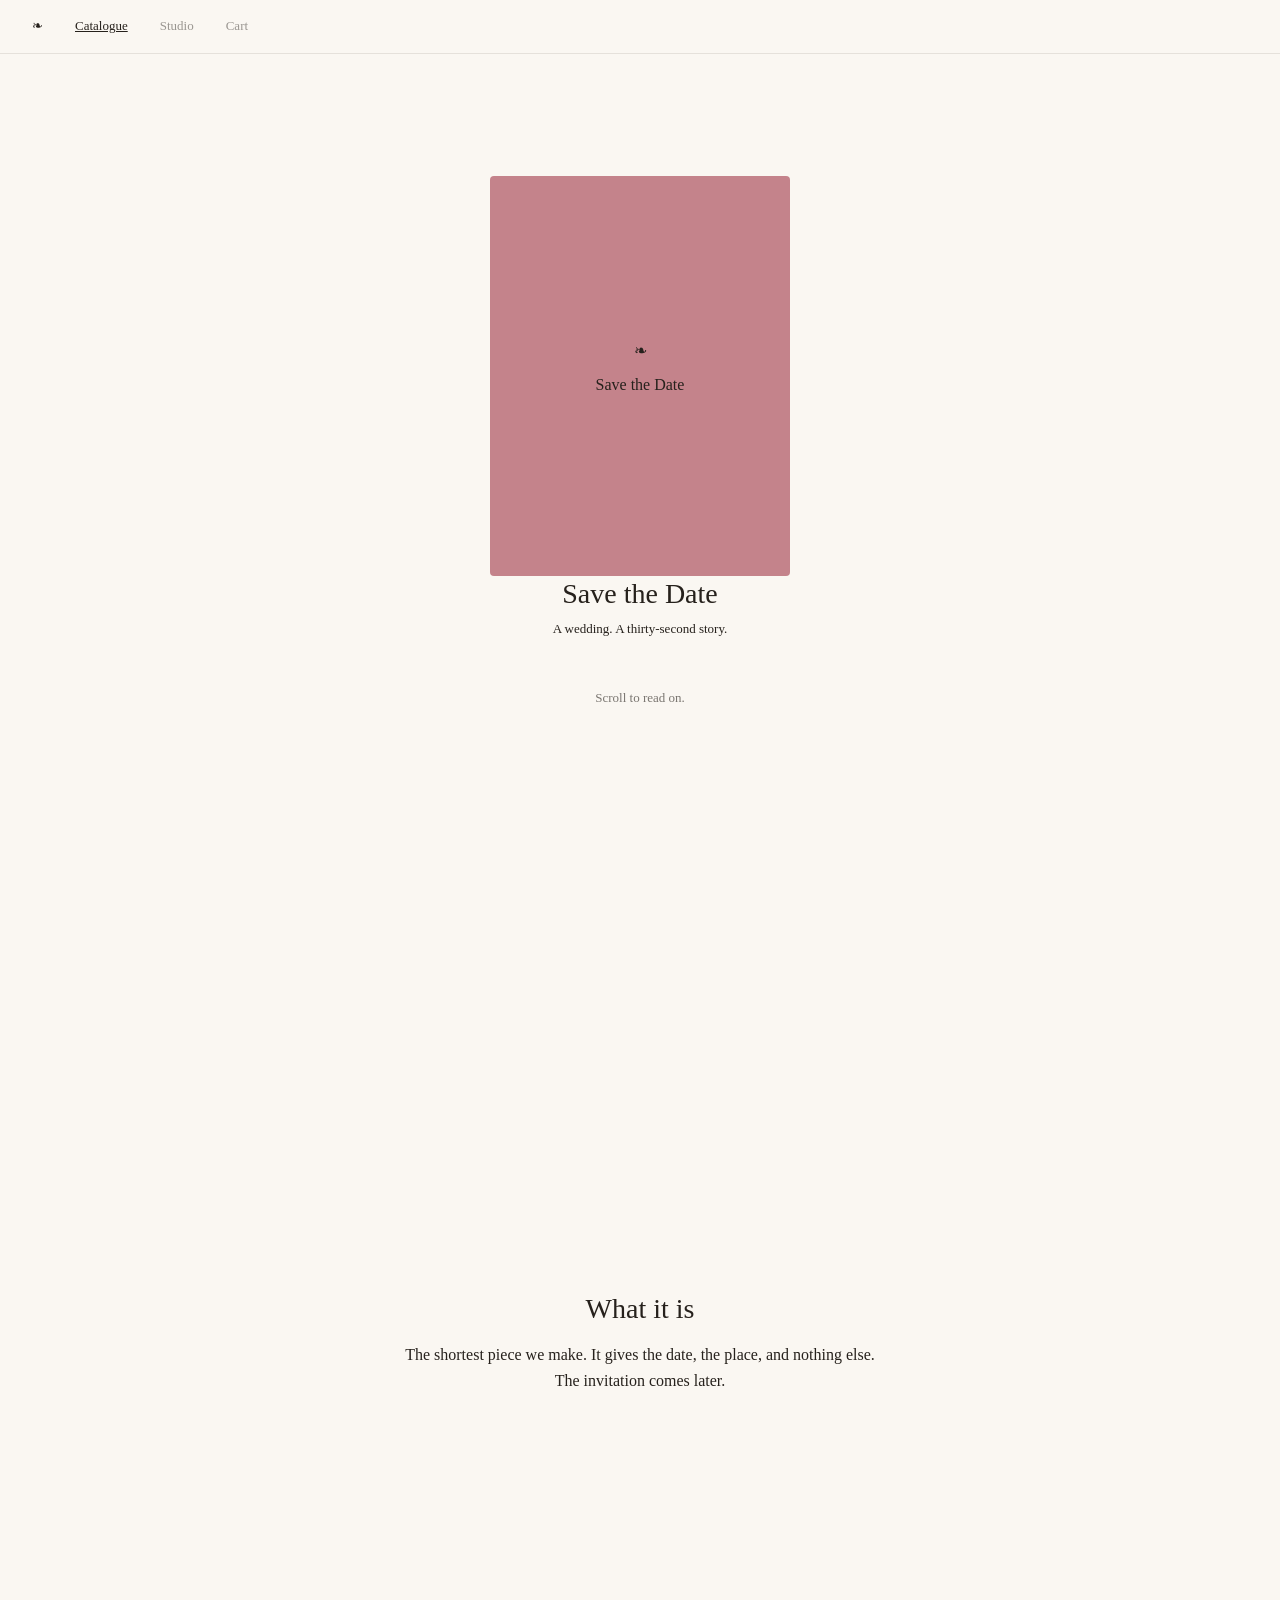
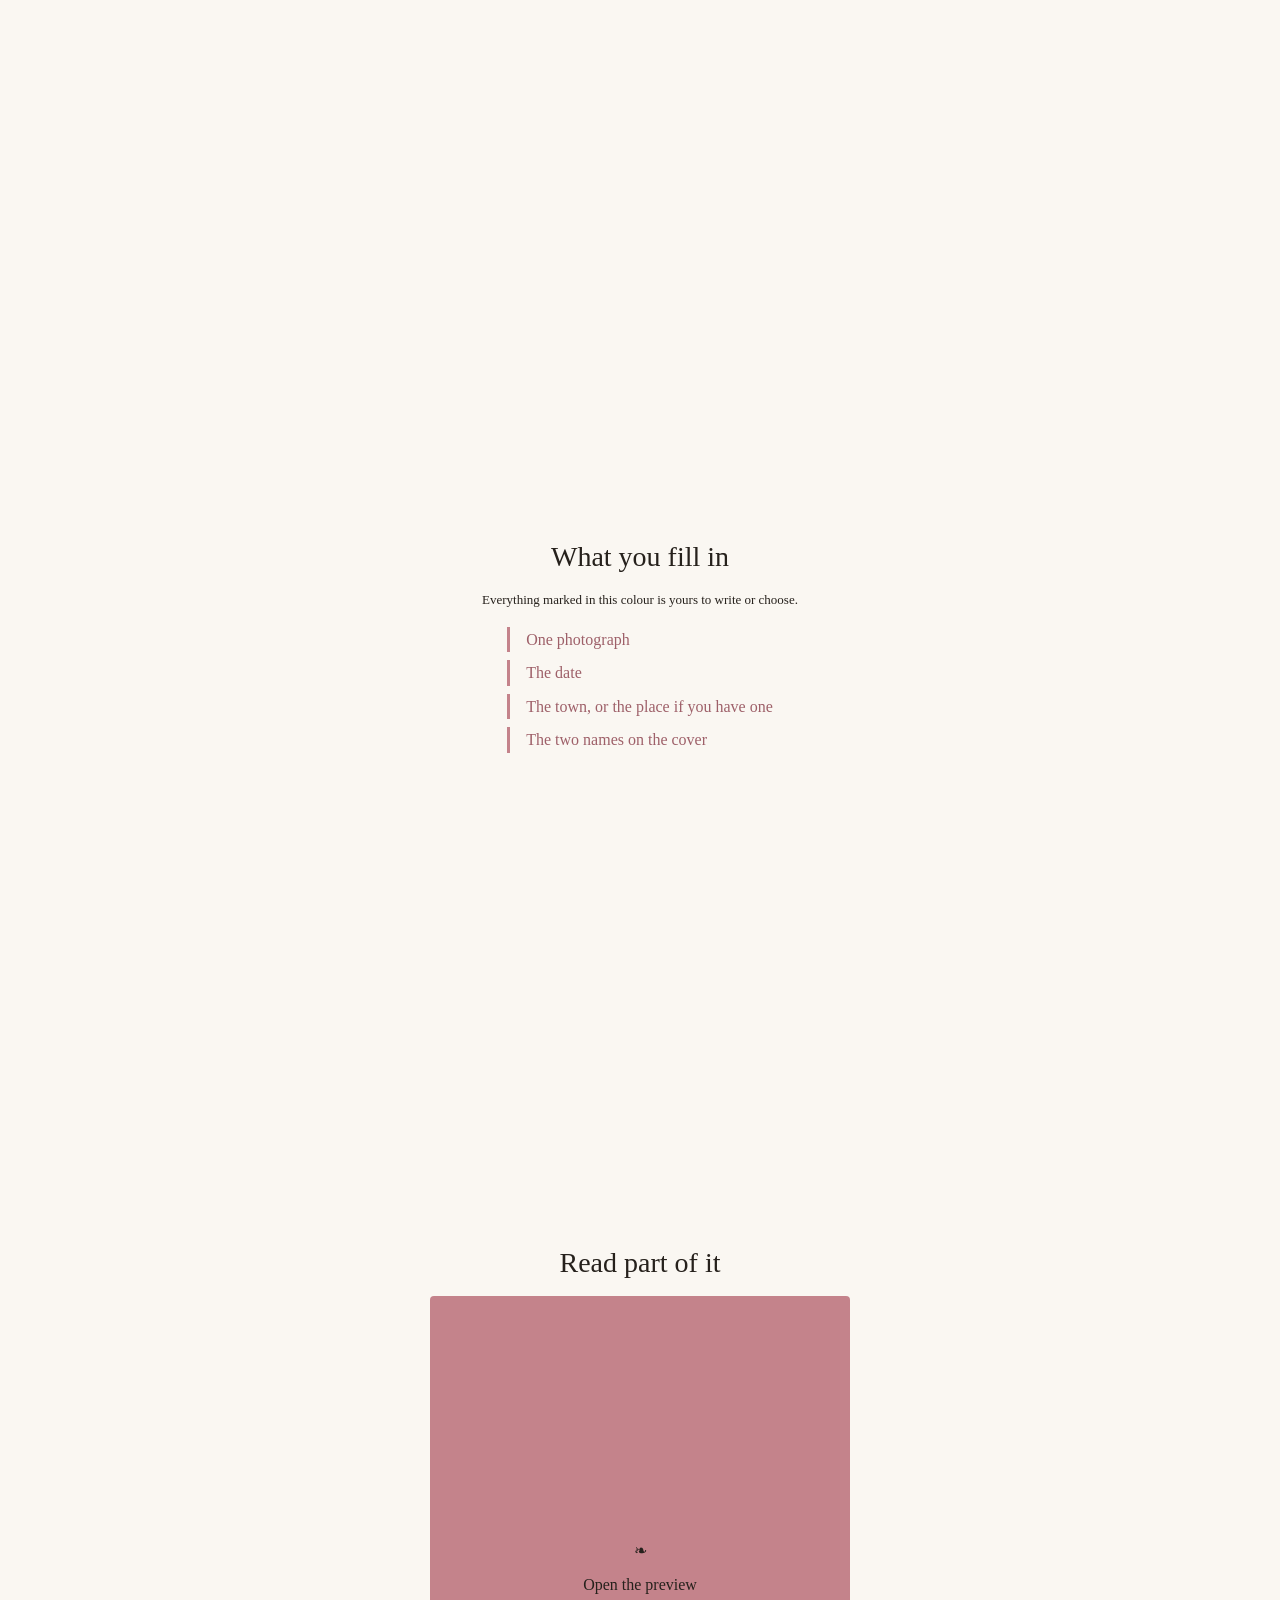
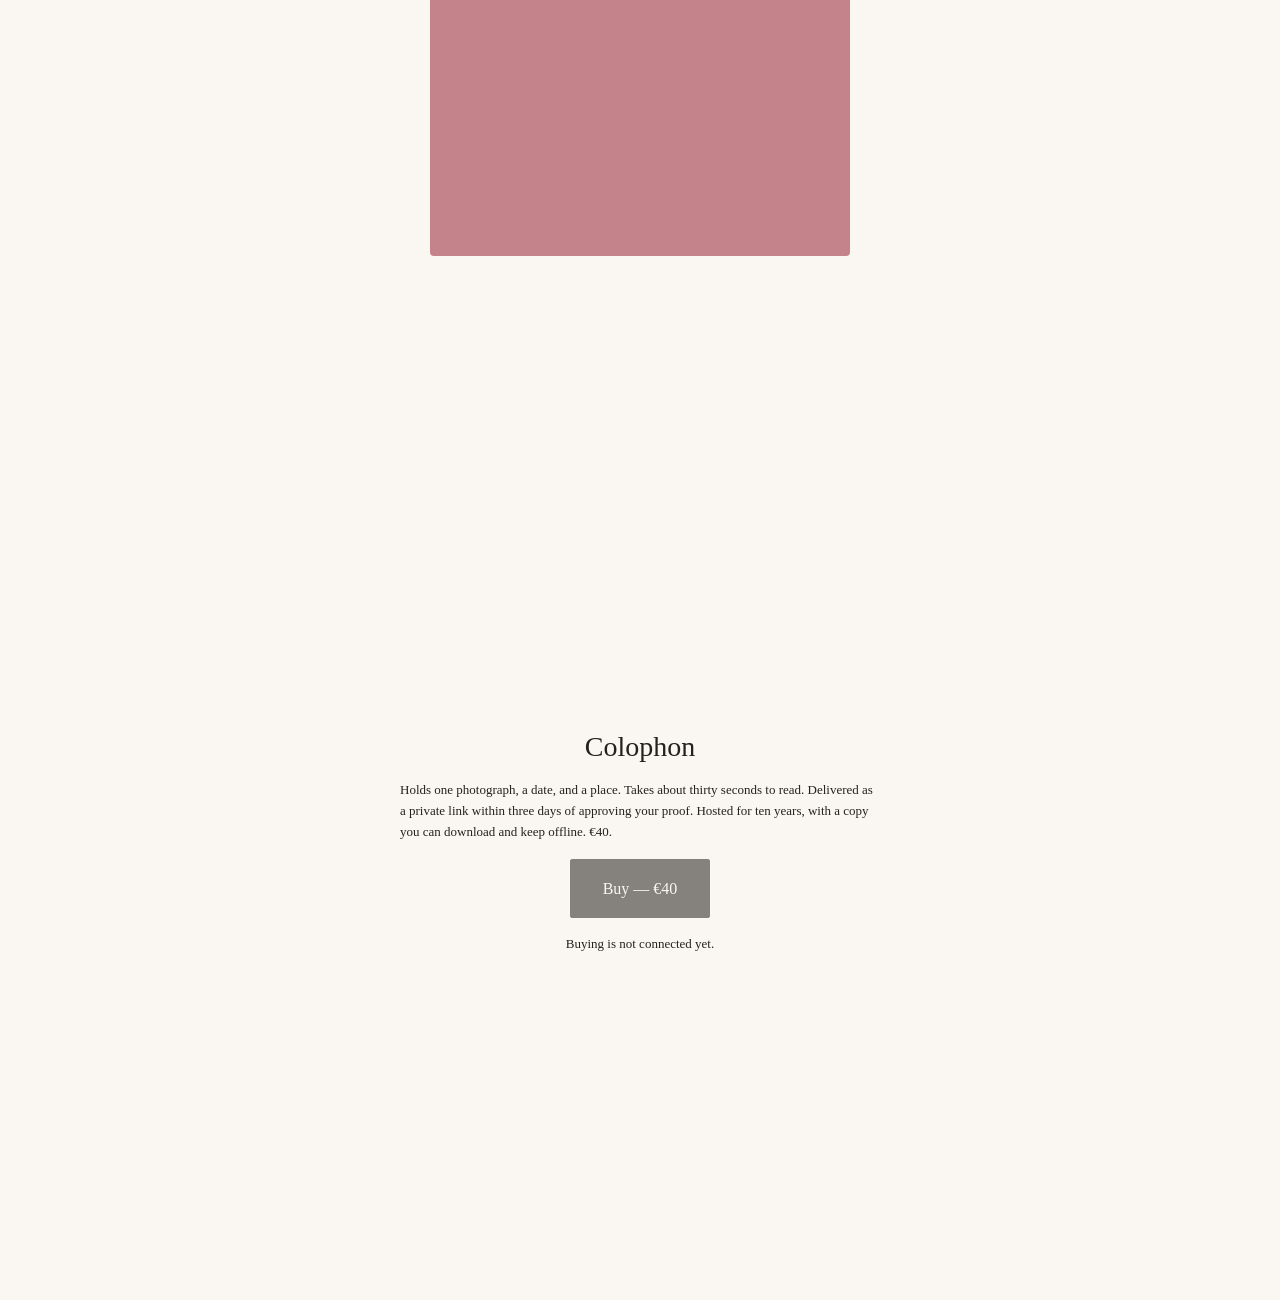
<file: save-the-date/index.html>
<!doctype html>
<html lang="en">
<head>
<meta charset="utf-8">
<meta name="viewport" content="width=device-width, initial-scale=1">
<title>Save the Date — Storiel</title>
<meta name="description" content="A short piece that gives the date and the place, for a wedding. Thirty seconds. €40.">
<link rel="stylesheet" href="../css/tokens.css?v=4">
<link rel="stylesheet" href="../css/base.css?v=2">
<link rel="stylesheet" href="../css/layout.css?v=2">
<link rel="stylesheet" href="../css/motion.css?v=2">
<link rel="stylesheet" href="../css/product.css?v=3">
</head>
<body class="seal-1-product">

<nav class="site-nav" aria-label="Main">
  <a href="../index.html" aria-label="Storiel — home"><span class="fleuron" aria-hidden="true">&#10087;</span></a>
  <a href="../catalogue/">Catalogue</a>
  <span class="nav-pending">Studio</span>
  <span class="nav-pending">Cart</span>
</nav>

<div class="zone-storytelling product-page">

  <section class="spread">
    <div class="product-cover">
      <span class="fleuron" aria-hidden="true">&#10087;</span>
      <p>Save the Date</p>
    </div>
    <h1 class="product-title">Save the Date</h1>
    <p class="colophon">A wedding. A thirty-second story.</p>
    <p class="colophon spread-hint">Scroll to read on.</p>
  </section>

  <section class="spread">
    <h2>What it is</h2>
    <p>The shortest piece we make. It gives the date, the place, and nothing else. The invitation comes later.</p>
  </section>

  <section class="spread">
    <h2>What you fill in</h2>
    <p class="colophon">Everything marked in this colour is yours to write or choose.</p>
    <ul class="personalizable-list">
      <li class="seal-marked">One photograph</li>
      <li class="seal-marked">The date</li>
      <li class="seal-marked">The town, or the place if you have one</li>
      <li class="seal-marked">The two names on the cover</li>
    </ul>
  </section>

  <section class="spread">
    <h2>Read part of it</h2>
    <div class="opening preview" data-opening-id="save-the-date-preview" data-preview-id="save-the-date" data-preview-gate="2">
      <div class="opening-cover opening-trigger openable" tabindex="0" role="button" aria-expanded="false" aria-label="Open the preview">
        <span class="fleuron" aria-hidden="true">&#10087;</span>
        <p>Open the preview</p>
      </div>
      <div class="opening-panel" aria-hidden="true">
        <iframe
          id="preview-frame"
          class="preview-frame"
          title="Preview of the Save the Date"
          sandbox="allow-scripts"
          referrerpolicy="no-referrer"></iframe>
        <div class="preview-resume" id="preview-resume" hidden>
          <p class="colophon" id="preview-resume-text"></p>
          <p class="preview-resume-actions">
            <button type="button" class="preview-btn" id="preview-resume-btn">Resume</button>
            <button type="button" class="preview-btn" id="preview-restart-btn">Start again</button>
          </p>
        </div>
      </div>
    </div>
  </section>

  <section class="spread">
    <h2>Colophon</h2>
    <div class="colophon-block">
      <p class="colophon">Holds one photograph, a date, and a place. Takes about thirty seconds to read. Delivered as a private link within three days of approving your proof. Hosted for ten years, with a copy you can download and keep offline. &euro;40.</p>
    </div>
    <p><button type="button" class="buy" disabled>Buy &mdash; &euro;40</button></p>
    <p class="colophon">Buying is not connected yet.</p>
  </section>

</div>

<script src="../js/motion.js?v=2"></script>
<script src="../js/preview.js?v=1"></script>
</body>
</html>
</file>
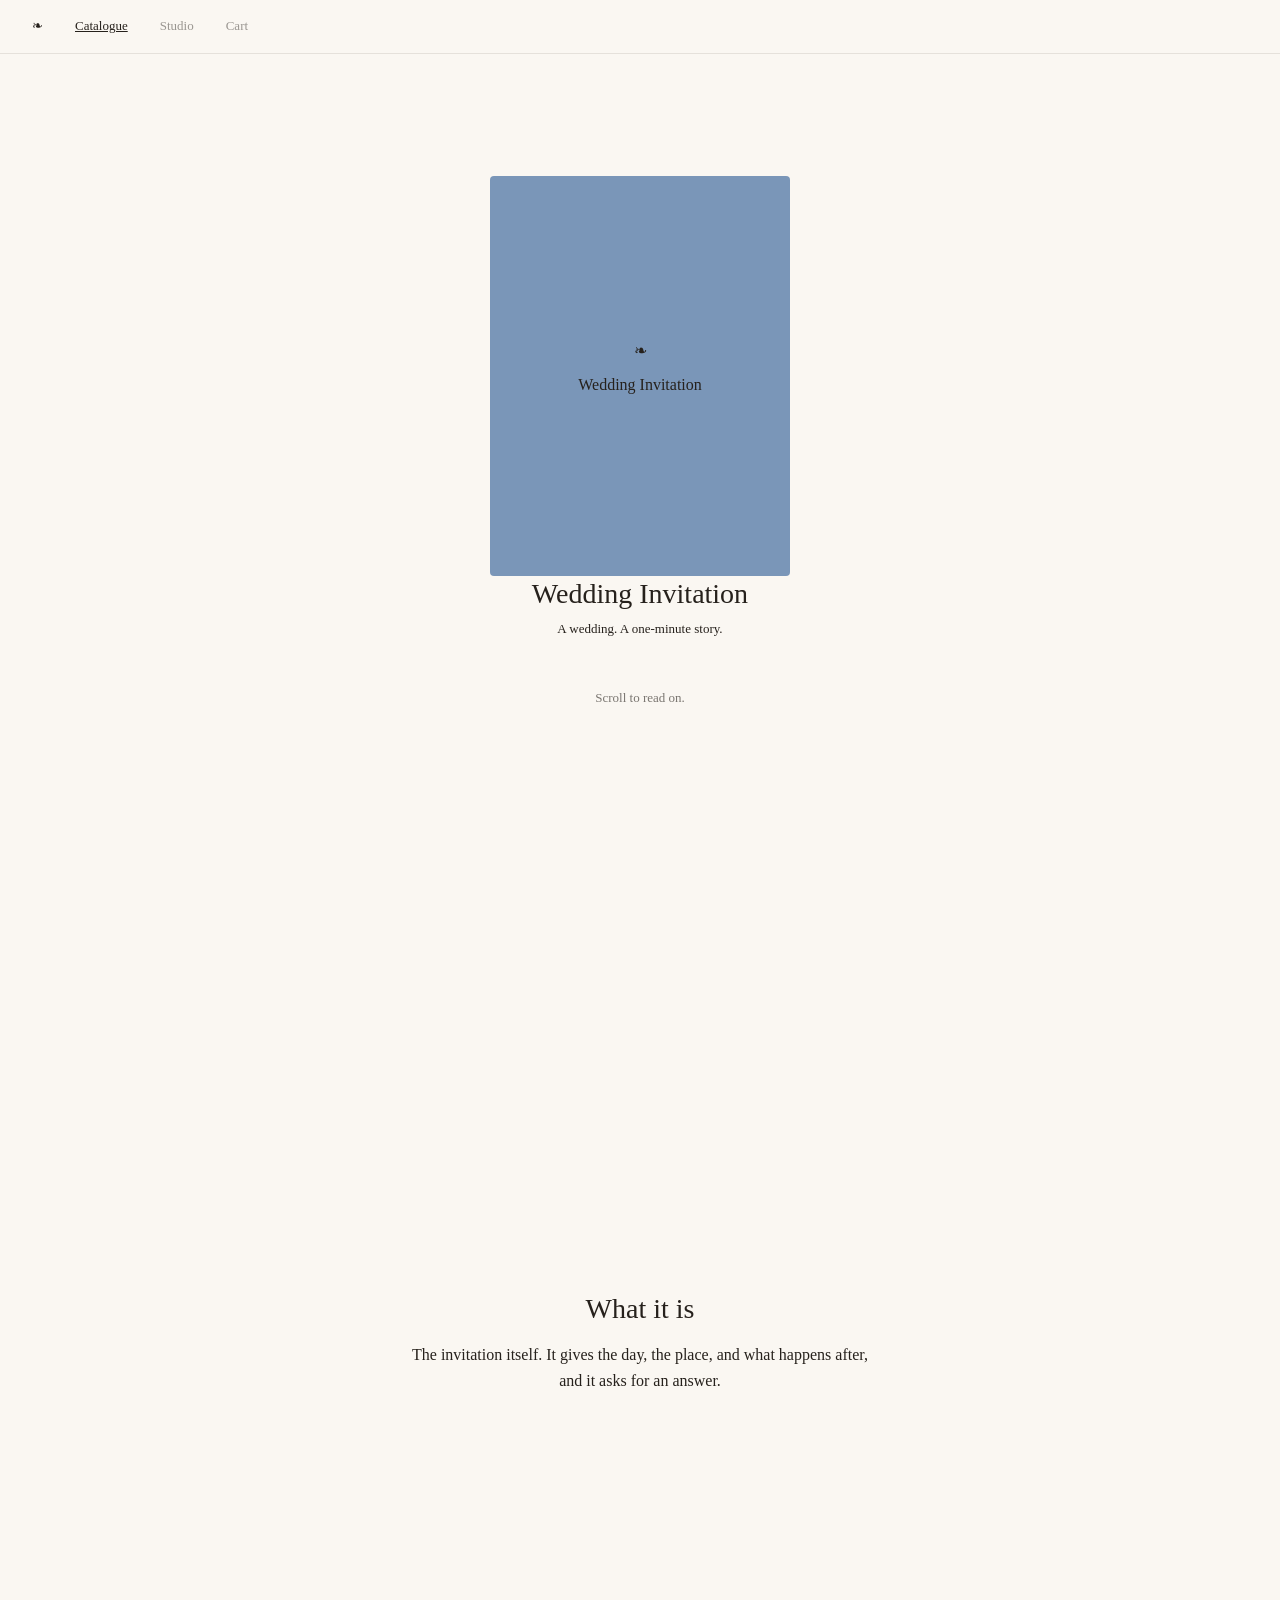
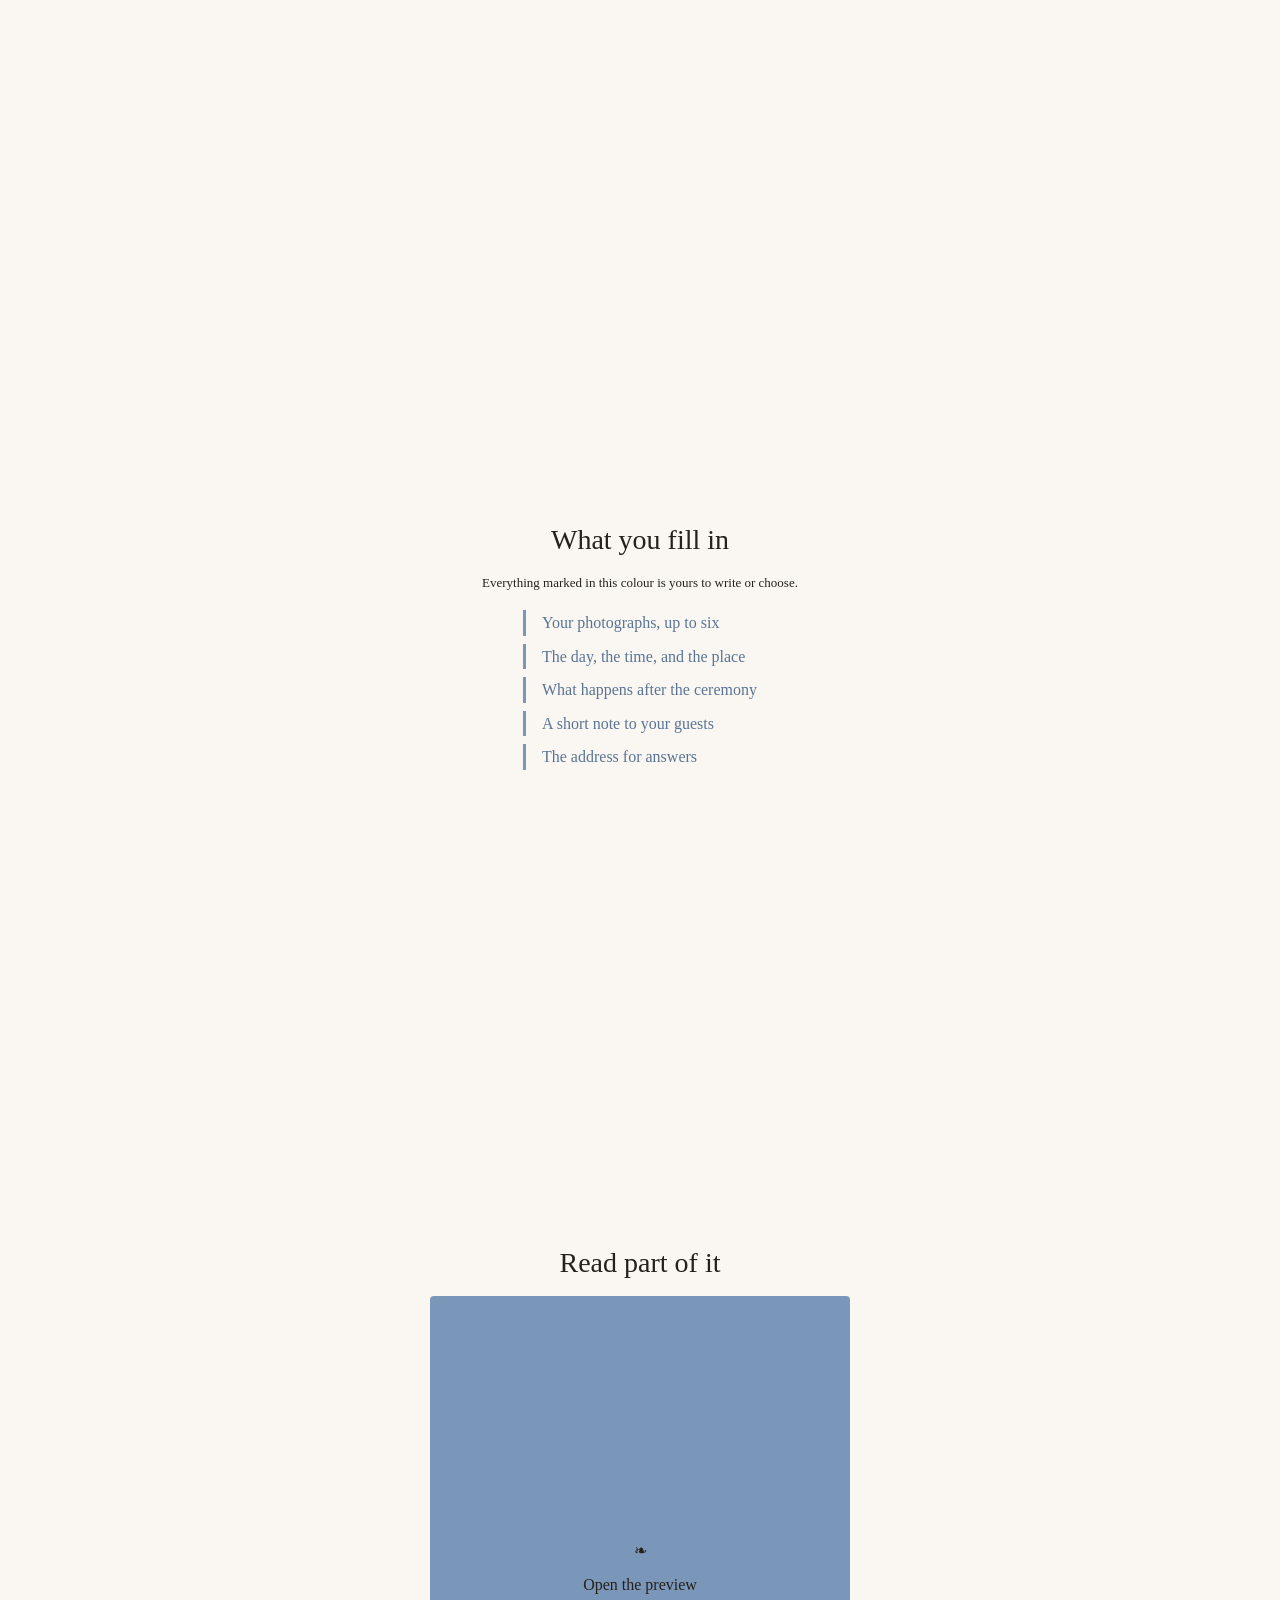
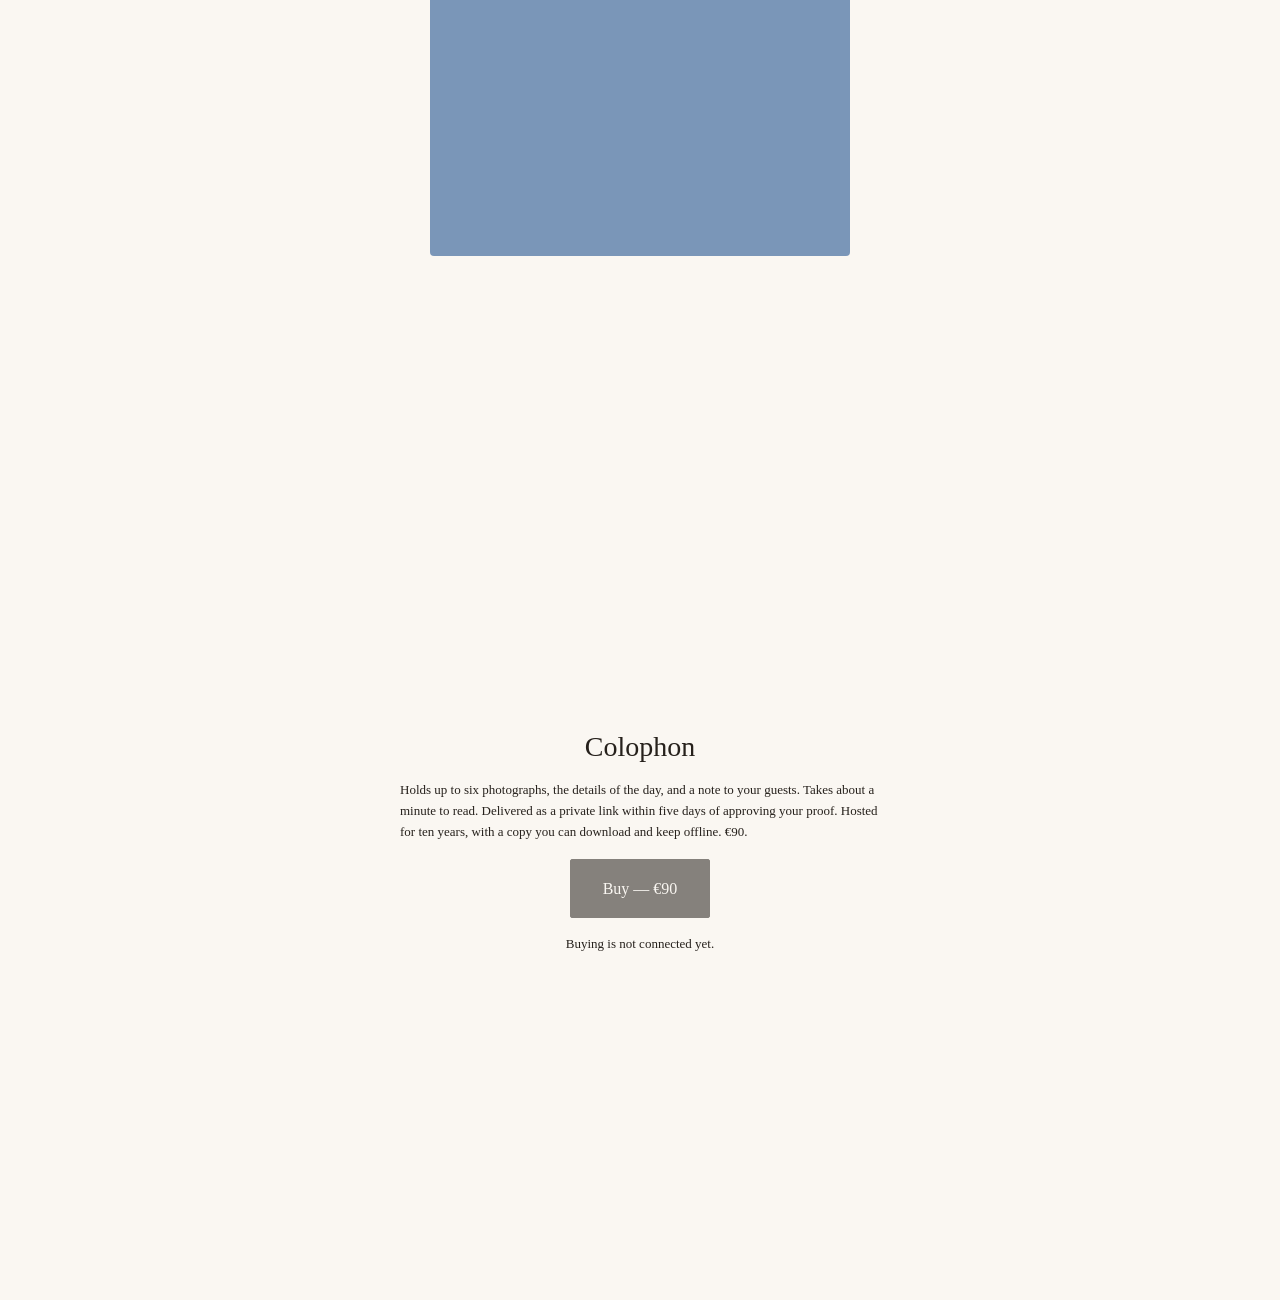
<file: wedding-invitation/index.html>
<!doctype html>
<html lang="en">
<head>
<meta charset="utf-8">
<meta name="viewport" content="width=device-width, initial-scale=1">
<title>Wedding Invitation — Storiel</title>
<meta name="description" content="An invitation that gives the day, the place, and what happens after. One minute. €90.">
<link rel="stylesheet" href="../css/tokens.css?v=4">
<link rel="stylesheet" href="../css/base.css?v=2">
<link rel="stylesheet" href="../css/layout.css?v=2">
<link rel="stylesheet" href="../css/motion.css?v=2">
<link rel="stylesheet" href="../css/product.css?v=3">
</head>
<body class="seal-2-product">

<nav class="site-nav" aria-label="Main">
  <a href="../index.html" aria-label="Storiel — home"><span class="fleuron" aria-hidden="true">&#10087;</span></a>
  <a href="../catalogue/">Catalogue</a>
  <span class="nav-pending">Studio</span>
  <span class="nav-pending">Cart</span>
</nav>

<div class="zone-storytelling product-page">

  <section class="spread">
    <div class="product-cover">
      <span class="fleuron" aria-hidden="true">&#10087;</span>
      <p>Wedding Invitation</p>
    </div>
    <h1 class="product-title">Wedding Invitation</h1>
    <p class="colophon">A wedding. A one-minute story.</p>
    <p class="colophon spread-hint">Scroll to read on.</p>
  </section>

  <section class="spread">
    <h2>What it is</h2>
    <p>The invitation itself. It gives the day, the place, and what happens after, and it asks for an answer.</p>
  </section>

  <section class="spread">
    <h2>What you fill in</h2>
    <p class="colophon">Everything marked in this colour is yours to write or choose.</p>
    <ul class="personalizable-list">
      <li class="seal-marked">Your photographs, up to six</li>
      <li class="seal-marked">The day, the time, and the place</li>
      <li class="seal-marked">What happens after the ceremony</li>
      <li class="seal-marked">A short note to your guests</li>
      <li class="seal-marked">The address for answers</li>
    </ul>
  </section>

  <section class="spread">
    <h2>Read part of it</h2>
    <div class="opening preview" data-opening-id="wedding-invitation-preview" data-preview-id="wedding-invitation" data-preview-gate="2">
      <div class="opening-cover opening-trigger openable" tabindex="0" role="button" aria-expanded="false" aria-label="Open the preview">
        <span class="fleuron" aria-hidden="true">&#10087;</span>
        <p>Open the preview</p>
      </div>
      <div class="opening-panel" aria-hidden="true">
        <iframe
          id="preview-frame"
          class="preview-frame"
          title="Preview of the Wedding Invitation"
          sandbox="allow-scripts"
          referrerpolicy="no-referrer"></iframe>
        <div class="preview-resume" id="preview-resume" hidden>
          <p class="colophon" id="preview-resume-text"></p>
          <p class="preview-resume-actions">
            <button type="button" class="preview-btn" id="preview-resume-btn">Resume</button>
            <button type="button" class="preview-btn" id="preview-restart-btn">Start again</button>
          </p>
        </div>
      </div>
    </div>
  </section>

  <section class="spread">
    <h2>Colophon</h2>
    <div class="colophon-block">
      <p class="colophon">Holds up to six photographs, the details of the day, and a note to your guests. Takes about a minute to read. Delivered as a private link within five days of approving your proof. Hosted for ten years, with a copy you can download and keep offline. &euro;90.</p>
    </div>
    <p><button type="button" class="buy" disabled>Buy &mdash; &euro;90</button></p>
    <p class="colophon">Buying is not connected yet.</p>
  </section>

</div>

<script src="../js/motion.js?v=2"></script>
<script src="../js/preview.js?v=1"></script>
</body>
</html>
</file>
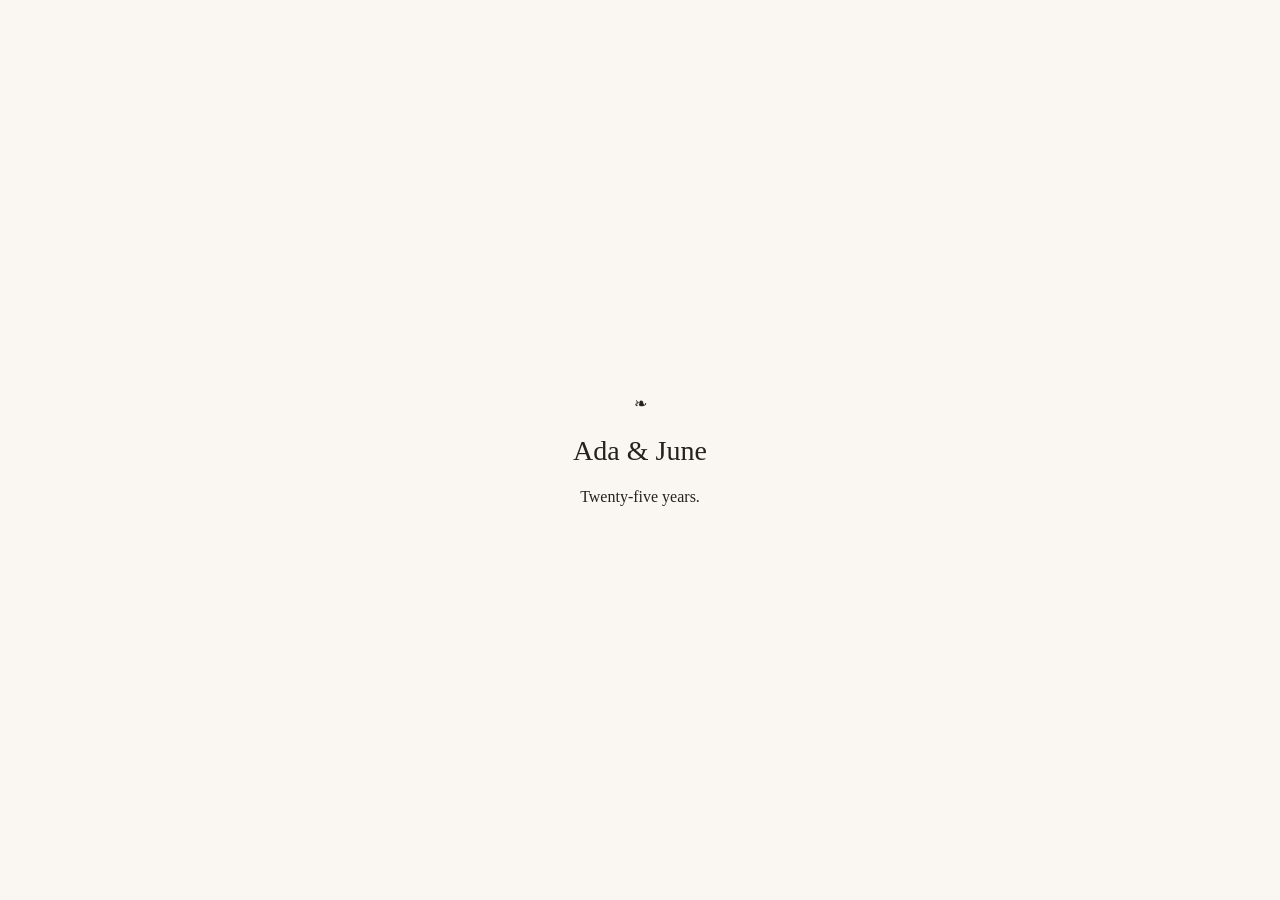
<file: anniversary/piece/index.html>
<!doctype html>
<html lang="en">
<head>
<meta charset="utf-8">
<meta name="viewport" content="width=device-width, initial-scale=1">
<title>Ada &amp; June — Anniversary Scroll</title>
<meta name="description" content="An Anniversary Scroll made for Ada and June.">
<link rel="stylesheet" href="../../css/tokens.css?v=3">
<link rel="stylesheet" href="../../css/base.css?v=2">
<link rel="stylesheet" href="../../css/piece.css?v=1">
</head>
<body>

<!-- SAMPLE CONTENT. Written by the assistant to build and demonstrate the
     preview mechanism; not founder-authored. See DECISIONS.md. -->
<div class="piece zone-storytelling">

  <section class="page piece-page" data-page="1">
    <span class="fleuron" aria-hidden="true">&#10087;</span>
    <h1 class="piece-names">Ada &amp; June</h1>
    <p class="piece-line">Twenty-five years.</p>
  </section>

  <section class="page piece-page" data-page="2">
    <p class="piece-year">1998</p>
    <div class="piece-photo">[PHOTOGRAPH]</div>
    <p class="piece-line">We met in a queue for a bus that never came.</p>
  </section>

  <section class="page piece-page" data-page="3">
    <p class="piece-year">2001</p>
    <div class="piece-photo">[PHOTOGRAPH]</div>
    <p class="piece-line">We took the flat above the bakery. It smelled of bread at four in the morning.</p>
  </section>

  <section class="page piece-page" data-page="4">
    <p class="piece-year">2004</p>
    <div class="piece-photo">[PHOTOGRAPH]</div>
    <p class="piece-line">We got the dog. He was already old when we got him.</p>
  </section>

  <section class="page piece-page" data-page="5">
    <p class="piece-year">2009</p>
    <div class="piece-photo">[PHOTOGRAPH]</div>
    <p class="piece-line">We painted the kitchen yellow, twice. The first yellow was wrong.</p>
  </section>

  <section class="page piece-page" data-page="6">
    <p class="piece-year">2015</p>
    <div class="piece-photo">[PHOTOGRAPH]</div>
    <p class="piece-line">We drove to the coast in February. Nobody else was there.</p>
  </section>

  <section class="page piece-page" data-page="7">
    <p class="piece-year">2020</p>
    <div class="piece-photo">[PHOTOGRAPH]</div>
    <p class="piece-line">We stayed in. We learned to make the bread ourselves.</p>
  </section>

  <section class="page piece-page" data-page="8">
    <p class="piece-year">2023</p>
    <div class="piece-photo">[PHOTOGRAPH]</div>
    <p class="piece-line">Twenty-five years.</p>
  </section>

  <section class="page piece-page" data-page="9">
    <div class="piece-letter">
      <p>June &mdash;</p>
      <p>I kept the ticket from the bus that never came. It is in the drawer with the batteries, where you have looked a hundred times and never found it.</p>
      <p>Twenty-five years. I would take them again in the same order.</p>
      <p>Ada</p>
    </div>
  </section>

  <!-- Present only when ?gate= is set; removed outright for the
       purchased piece. -->
  <section class="piece-gate" id="piece-gate" hidden>
    <span class="fleuron" aria-hidden="true">&#10087;</span>
    <p class="colophon" id="piece-gate-marker"></p>
  </section>

</div>

<script src="../../js/piece.js?v=1"></script>
</body>
</html>
</file>
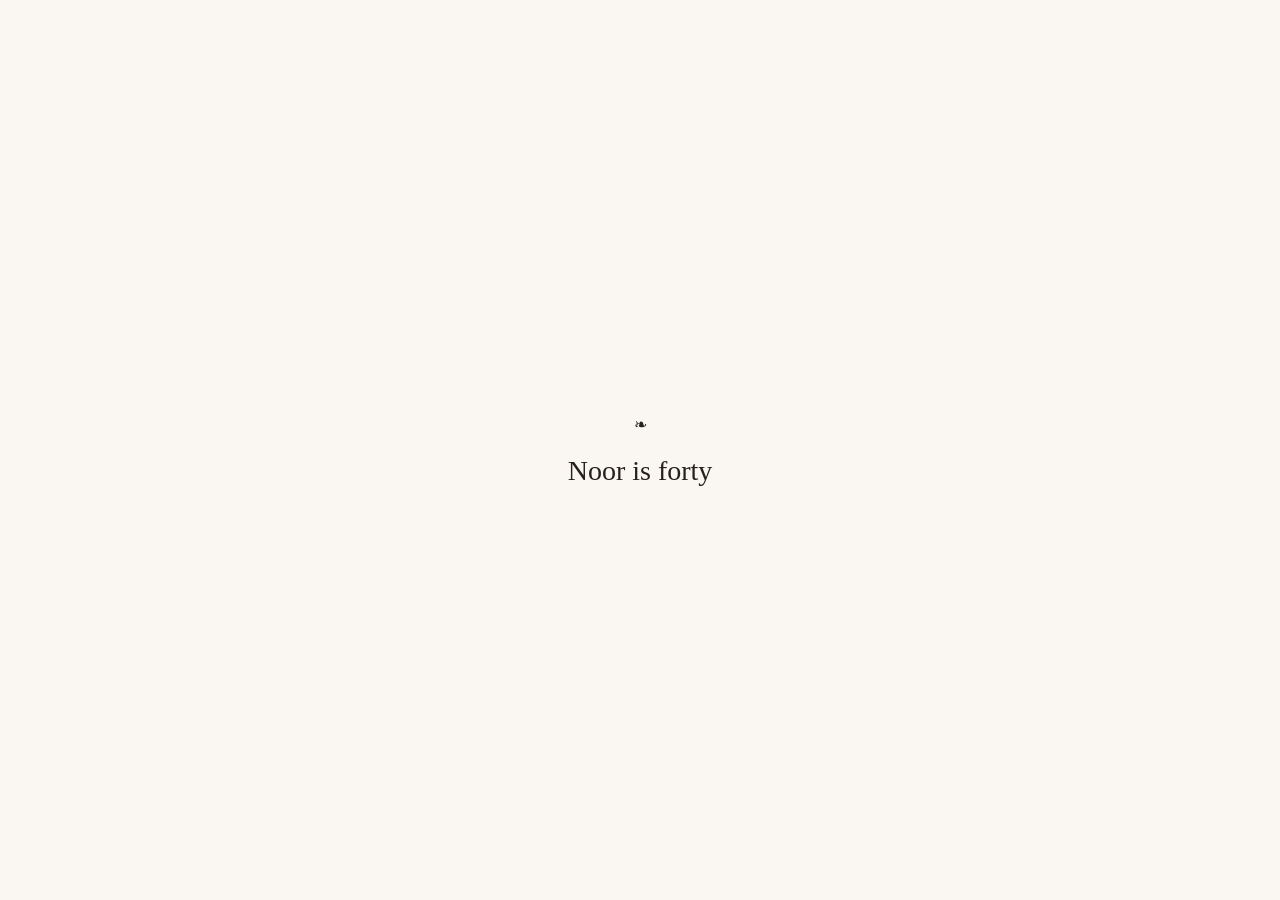
<file: birthday/piece/index.html>
<!doctype html>
<html lang="en">
<head>
<meta charset="utf-8">
<meta name="viewport" content="width=device-width, initial-scale=1">
<title>Noor is forty — Birthday Story</title>
<meta name="description" content="A Birthday Story made for Noor.">
<link rel="stylesheet" href="../../css/tokens.css?v=4">
<link rel="stylesheet" href="../../css/base.css?v=2">
<link rel="stylesheet" href="../../css/piece.css?v=2">
</head>
<body class="seal-4-product">

<!-- SAMPLE CONTENT. Written by the assistant to build and demonstrate the
     preview mechanism; not founder-authored. See DECISIONS.md. -->
<div class="piece zone-storytelling">

  <section class="page piece-page" data-page="1">
    <span class="fleuron" aria-hidden="true">&#10087;</span>
    <h1 class="piece-names">Noor is forty</h1>
  </section>

  <section class="page piece-page" data-page="2">
    <p class="piece-year">1986</p>
    <div class="piece-photo">[PHOTOGRAPH]</div>
    <p class="piece-line">She was born in a heatwave, three weeks late, already unhurried.</p>
  </section>

  <section class="page piece-page" data-page="3">
    <p class="piece-year">1994</p>
    <div class="piece-photo">[PHOTOGRAPH]</div>
    <p class="piece-line">She read the encyclopaedia in order. She got as far as C.</p>
  </section>

  <section class="page piece-page" data-page="4">
    <p class="piece-year">2004</p>
    <div class="piece-photo">[PHOTOGRAPH]</div>
    <p class="piece-line">She moved to the city with two bags and a rice cooker.</p>
  </section>

  <section class="page piece-page" data-page="5">
    <p class="piece-year">2009</p>
    <div class="piece-photo">[PHOTOGRAPH]</div>
    <p class="piece-line">She learned to drive at twenty-three and has not parked well since.</p>
  </section>

  <section class="page piece-page" data-page="6">
    <p class="piece-year">2013</p>
    <div class="piece-photo">[PHOTOGRAPH]</div>
    <p class="piece-line">She started the Tuesday dinners. They are still on.</p>
  </section>

  <section class="page piece-page" data-page="7">
    <p class="piece-year">2018</p>
    <div class="piece-photo">[PHOTOGRAPH]</div>
    <p class="piece-line">She took the job nobody else wanted and made it the good one.</p>
  </section>

  <section class="page piece-page" data-page="8">
    <p class="piece-year">2026</p>
    <div class="piece-photo">[PHOTOGRAPH]</div>
    <p class="piece-line">Forty.</p>
  </section>

  <section class="page piece-page" data-page="9">
    <div class="piece-letter">
      <p>Noor &mdash;</p>
      <p>You have fed most of the people in this book at least once. Several of us learned to cook standing next to you, badly, being told it was fine.</p>
      <p>Happy birthday. Tuesday as usual.</p>
      <p>Everyone</p>
    </div>
  </section>

  <section class="piece-gate" id="piece-gate" hidden>
    <span class="fleuron" aria-hidden="true">&#10087;</span>
    <p class="colophon" id="piece-gate-marker"></p>
  </section>

</div>

<script src="../../js/piece.js?v=1"></script>
</body>
</html>
</file>
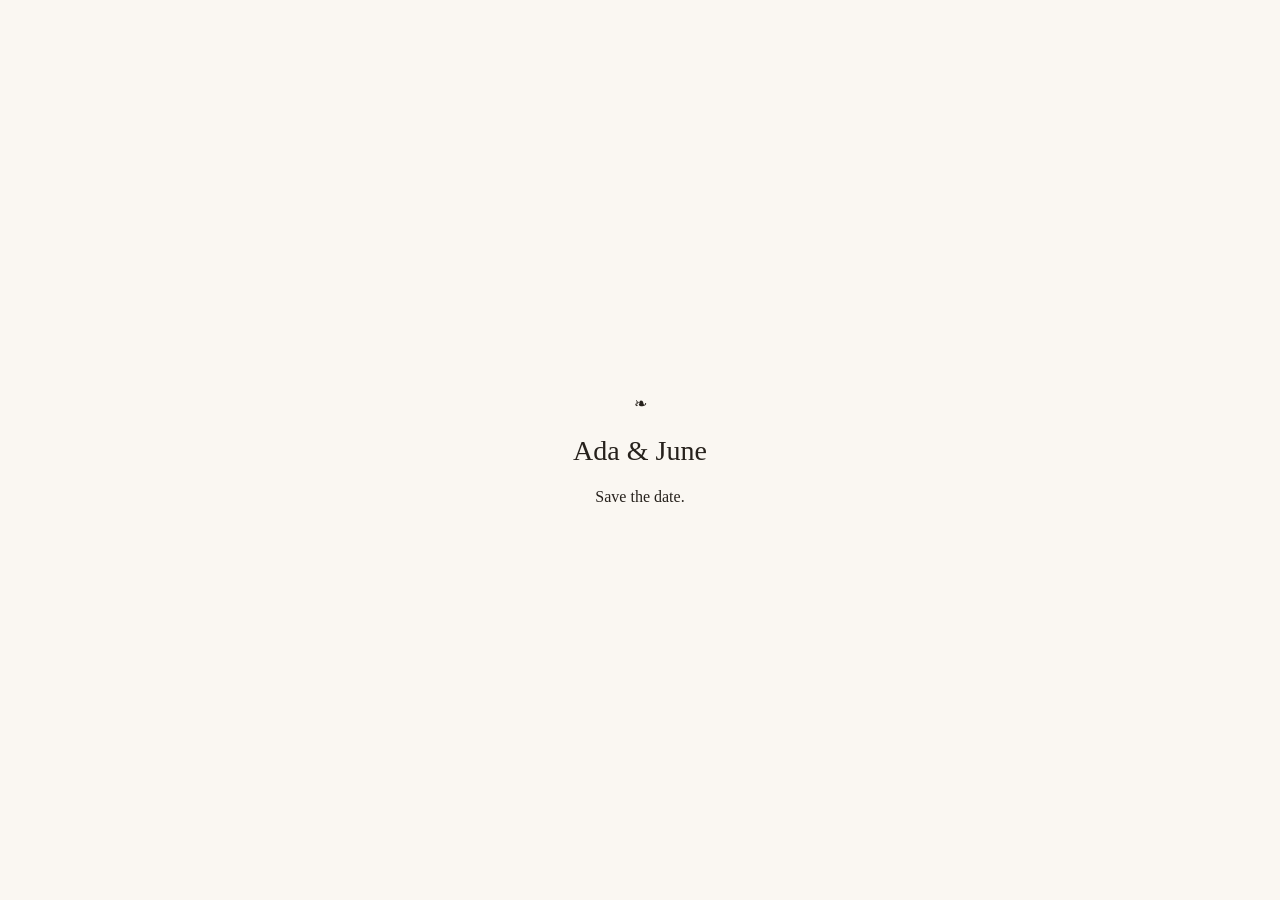
<file: save-the-date/piece/index.html>
<!doctype html>
<html lang="en">
<head>
<meta charset="utf-8">
<meta name="viewport" content="width=device-width, initial-scale=1">
<title>Ada &amp; June — Save the Date</title>
<meta name="description" content="A Save the Date made for Ada and June.">
<link rel="stylesheet" href="../../css/tokens.css?v=4">
<link rel="stylesheet" href="../../css/base.css?v=2">
<link rel="stylesheet" href="../../css/piece.css?v=2">
</head>
<body class="seal-1-product">

<!-- SAMPLE CONTENT. Written by the assistant to build and demonstrate the
     preview mechanism; not founder-authored. See DECISIONS.md. -->
<div class="piece zone-storytelling">

  <section class="page piece-page" data-page="1">
    <span class="fleuron" aria-hidden="true">&#10087;</span>
    <h1 class="piece-names">Ada &amp; June</h1>
    <p class="piece-line">Save the date.</p>
  </section>

  <section class="page piece-page" data-page="2">
    <div class="piece-photo">[PHOTOGRAPH]</div>
    <p class="piece-line">14 June 2026</p>
  </section>

  <section class="page piece-page" data-page="3">
    <p class="piece-line">Kilkenny.</p>
  </section>

  <section class="page piece-page" data-page="4">
    <p class="piece-line">An invitation follows.</p>
  </section>

  <section class="piece-gate" id="piece-gate" hidden>
    <span class="fleuron" aria-hidden="true">&#10087;</span>
    <p class="colophon" id="piece-gate-marker"></p>
  </section>

</div>

<script src="../../js/piece.js?v=1"></script>
</body>
</html>
</file>
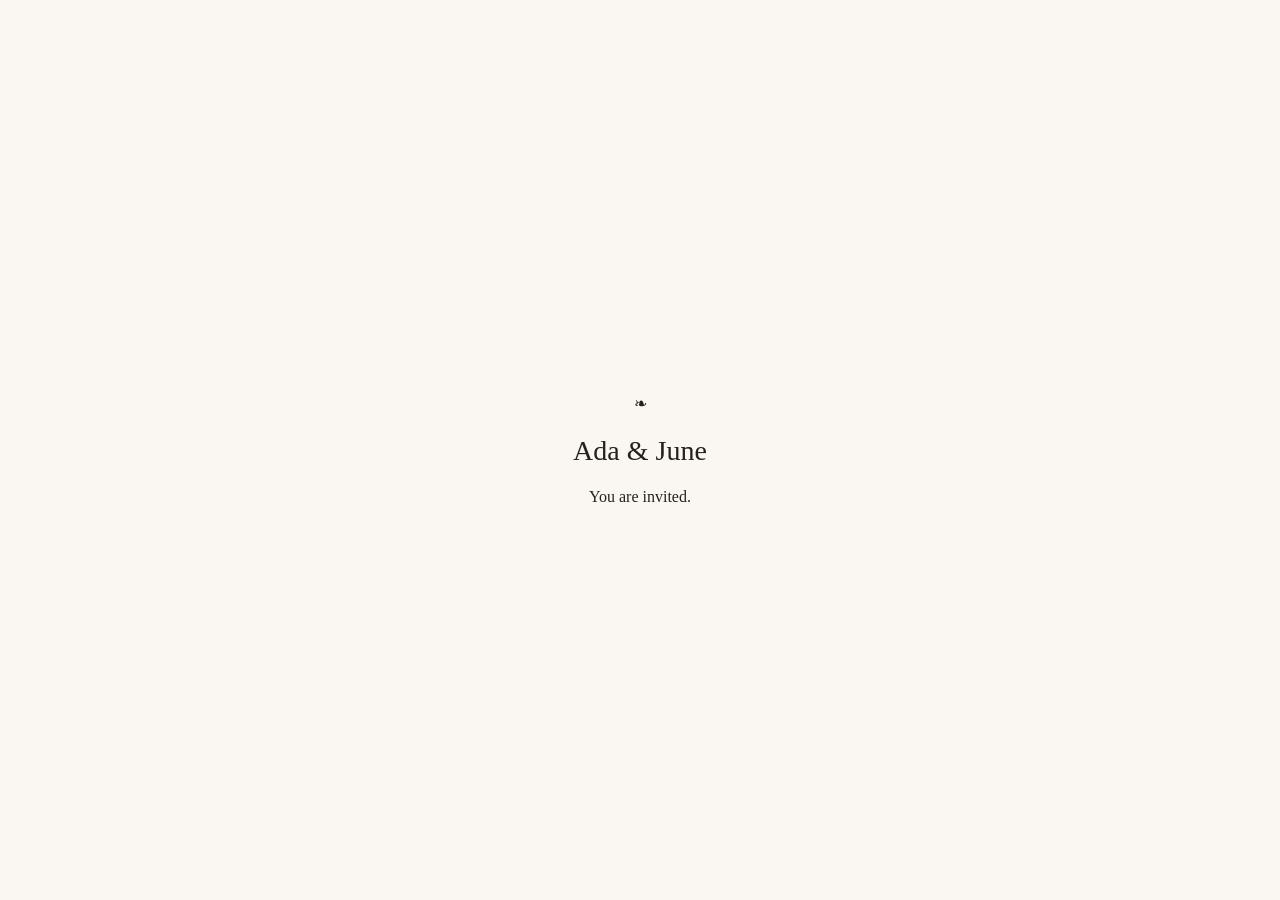
<file: wedding-invitation/piece/index.html>
<!doctype html>
<html lang="en">
<head>
<meta charset="utf-8">
<meta name="viewport" content="width=device-width, initial-scale=1">
<title>Ada &amp; June — Wedding Invitation</title>
<meta name="description" content="A Wedding Invitation made for Ada and June.">
<link rel="stylesheet" href="../../css/tokens.css?v=4">
<link rel="stylesheet" href="../../css/base.css?v=2">
<link rel="stylesheet" href="../../css/piece.css?v=2">
</head>
<body class="seal-2-product">

<!-- SAMPLE CONTENT. Written by the assistant to build and demonstrate the
     preview mechanism; not founder-authored. See DECISIONS.md. -->
<div class="piece zone-storytelling">

  <section class="page piece-page" data-page="1">
    <span class="fleuron" aria-hidden="true">&#10087;</span>
    <h1 class="piece-names">Ada &amp; June</h1>
    <p class="piece-line">You are invited.</p>
  </section>

  <section class="page piece-page" data-page="2">
    <div class="piece-photo">[PHOTOGRAPH]</div>
    <p class="piece-line">Sunday, 14 June 2026, at two o'clock.</p>
  </section>

  <section class="page piece-page" data-page="3">
    <div class="piece-photo">[PHOTOGRAPH]</div>
    <p class="piece-line">The old courthouse, Kilkenny.</p>
  </section>

  <section class="page piece-page" data-page="4">
    <p class="piece-line">Dinner afterwards, next door, until late.</p>
  </section>

  <section class="page piece-page" data-page="5">
    <div class="piece-photo">[PHOTOGRAPH]</div>
    <p class="piece-line">Come as you are. There is no colour scheme and no seating plan.</p>
  </section>

  <section class="page piece-page" data-page="6">
    <div class="piece-letter">
      <p>Tell us by the first of May.</p>
      <p>ada.and.june@example.com</p>
    </div>
  </section>

  <section class="piece-gate" id="piece-gate" hidden>
    <span class="fleuron" aria-hidden="true">&#10087;</span>
    <p class="colophon" id="piece-gate-marker"></p>
  </section>

</div>

<script src="../../js/piece.js?v=1"></script>
</body>
</html>
</file>
<file: css/tokens.css>
/* Design tokens — Storiel
   Values marked "provisional" are placeholders pending founder decisions
   (see STORIEL_BRIEF.md §9) and are expected to be swapped later. */

:root {
  /* Color — provisional, will be replaced by physically sampled hues */
  --color-paper: #FAF7F2; /* provisional */
  --color-ink: #26211C; /* provisional */

  /* Seal colors — working palette C "Faded Celebration", adopted as a
     provisional working set (DECISIONS.md). Each seal is a PAIR:
       --seal-N       display tint — backgrounds, thumbnails, blocks only;
                      too light for text on paper (2.0–3.0:1)
       --seal-N-text  same OKLCH hue darkened until it passes WCAG AA
                      4.5:1 against --color-paper — the only seal form
                      allowed for text at any size
     Never put a bare tint on text; never assume the pair drifts apart —
     re-derive -text if a tint ever changes. */
  --seal-1: #C4838B; /* provisional; tint, 2.82:1 vs paper */
  --seal-1-text: #9E6069; /* provisional; 4.54:1 vs paper */
  --seal-2: #7A96B8; /* provisional; tint, 2.86:1 vs paper */
  --seal-2-text: #5A7495; /* provisional; 4.50:1 vs paper */
  --seal-3: #A8B58A; /* provisional; tint, 2.04:1 vs paper */
  --seal-3-text: #6B764E; /* provisional; 4.54:1 vs paper */
  --seal-4: #D9A94E; /* provisional; tint, 2.02:1 vs paper */
  --seal-4-text: #956A00; /* provisional; 4.53:1 vs paper */
  --seal-5: #9B8AA3; /* provisional; tint, 3.00:1 vs paper */
  --seal-5-text: #7D6C85; /* provisional; 4.51:1 vs paper */

  /* Per-product seal. One seal per product (§5). A product page and its
     piece both set the matching class on <body>, so the two resolve to
     the same pair and a piece can never be marked in a different colour
     than the page that sells it. Defaults to seal-1 if unset. */
  --product-seal: var(--seal-1);
  --product-seal-text: var(--seal-1-text);

  /* Typography — provisional placeholder family; founder has not chosen
     a final typeface yet (STORIEL_BRIEF.md §9.1). Swap this one variable
     when they do. Three sizes only, per the brief. */
  --font-serif: 'Source Serif 4', Georgia, serif; /* provisional */
  --font-size-body: 1rem;
  --font-size-colophon: 0.8125rem;
  --font-size-heading: 1.75rem;

  /* Spacing scale */
  --space-1: 8px;
  --space-2: 16px;
  --space-3: 32px;
  --space-4: 64px;
  --space-5: 128px;

  /* Motion — one shared easing curve for everything */
  --ease-standard: cubic-bezier(0.22, 1, 0.36, 1);
  --duration-open-first: 700ms;
  --duration-open-compressed: 200ms;
  --duration-open-reduced: 200ms;
}

/* Seal assignment per product. Set one of these on <body>. */
.seal-1-product { --product-seal: var(--seal-1); --product-seal-text: var(--seal-1-text); }
.seal-2-product { --product-seal: var(--seal-2); --product-seal-text: var(--seal-2-text); }
.seal-3-product { --product-seal: var(--seal-3); --product-seal-text: var(--seal-3-text); }
.seal-4-product { --product-seal: var(--seal-4); --product-seal-text: var(--seal-4-text); }
.seal-5-product { --product-seal: var(--seal-5); --product-seal-text: var(--seal-5-text); }
</file>
<file: css/base.css>
/* Base styles — Storiel */

*, *::before, *::after {
  box-sizing: border-box;
}

html {
  color-scheme: light; /* no dark mode, per the brief */
}

body {
  margin: 0;
  font-family: var(--font-serif);
  font-size: var(--font-size-body);
  line-height: 1.6;
  color: var(--color-ink);
  background: var(--color-paper);
}

h1, h2, h3 {
  font-family: var(--font-serif);
  font-weight: 500;
  font-size: var(--font-size-heading);
  line-height: 1.25;
  margin: 0 0 var(--space-2);
}

p {
  margin: 0 0 var(--space-2);
}

em, i {
  font-style: italic; /* real italics required, not synthesized */
}

a {
  color: inherit;
}

.colophon {
  font-size: var(--font-size-colophon);
}

:focus-visible {
  outline: 2px solid var(--color-ink);
  outline-offset: 2px;
}
</file>
<file: css/product.css>
/* Product page — storytelling zone. Paginated spreads, one object per
   view, center spine. See STORIEL_BRIEF.md §3, §8 Phase 3.

   Seal-color rule (STORIEL_BRIEF.md §5): the seal marks everything
   personalizable. This page uses one seal per product — tint for blocks
   and covers, -text shade for any seal-colored text. A bare tint never
   carries text; tint backgrounds carry ink. */

/* Nav — exactly four items, per the brief. Fixed so the errand zone is
   reachable in one tap from anywhere in the storytelling zone. */
.site-nav {
  position: fixed;
  top: 0;
  left: 0;
  right: 0;
  z-index: 10;
  display: flex;
  gap: var(--space-3);
  align-items: center;
  padding: var(--space-2) var(--space-3);
  background: var(--color-paper);
  border-bottom: 1px solid color-mix(in srgb, var(--color-ink) 10%, transparent);
  font-size: var(--font-size-colophon);
}

.site-nav a {
  color: var(--color-ink);
}

/* Nav items whose destination is not built yet. Not focusable — there is
   nothing to activate — and marked in the page's own words, not styled
   to look enabled. */
.nav-pending {
  opacity: 0.45;
}

.product-page .spread {
  max-width: 34rem;
  margin: 0 auto;
}

/* The piece's cover block: seal tint, ink text. Stands in for artwork
   that does not exist yet. */
.product-cover {
  width: min(300px, 70vw);
  aspect-ratio: 3 / 4;
  background: var(--product-seal);
  color: var(--color-ink);
  border-radius: 4px;
  display: flex;
  flex-direction: column;
  align-items: center;
  justify-content: center;
  gap: var(--space-1);
  padding: var(--space-3);
}

.product-title {
  margin-bottom: var(--space-1);
}

/* Seal-marked text: the -text shade, never the tint. */
.seal-marked {
  color: var(--product-seal-text);
}

.personalizable-list {
  list-style: none;
  margin: 0;
  padding: 0;
  text-align: left;
  display: inline-block;
}

.personalizable-list li {
  margin-bottom: var(--space-1);
  padding-left: var(--space-2);
  border-left: 3px solid var(--product-seal);
}

.colophon-block {
  max-width: 30rem;
  text-align: left;
}

.buy {
  font: inherit;
  font-size: var(--font-size-body);
  padding: var(--space-2) var(--space-3);
  background: var(--color-ink);
  color: var(--color-paper);
  border: 1px solid var(--color-ink);
  border-radius: 2px;
  cursor: pointer;
}

.buy[disabled] {
  cursor: not-allowed;
  opacity: 0.55;
}

/* Preview entry point. Reuses the shared .opening mechanism rather than
   inventing a second one — see the contract at the top of css/motion.css.
   The default .opening width suits a small card; a product cover is
   larger. */
.product-page .opening {
  width: min(300px, 70vw);
}

.product-page .opening-cover,
.product-page .opening-panel {
  aspect-ratio: 3 / 4;
  background: var(--product-seal);
  color: var(--color-ink);
  border-radius: 4px;
  display: flex;
  flex-direction: column;
  align-items: center;
  justify-content: center;
  gap: var(--space-1);
  padding: var(--space-3);
}

.product-page .opening-cover {
  cursor: pointer;
}

.product-page .opening-panel {
  background: color-mix(in srgb, var(--product-seal) 35%, var(--color-paper));
}

/* The preview reads like a window into the piece, so it is wider than a
   plain card and its panel holds an iframe edge to edge. */
.product-page .opening.preview {
  width: min(420px, 88vw);
}

.product-page .opening.preview .opening-cover,
.product-page .opening.preview .opening-panel {
  aspect-ratio: 3 / 4;
}

.product-page .opening.preview .opening-panel {
  padding: 0;
  overflow: hidden;
  background: var(--color-paper);
  border: 1px solid color-mix(in srgb, var(--color-ink) 15%, transparent);
}

.preview-frame {
  width: 100%;
  height: 100%;
  border: 0;
  display: block;
}

/* Resume/restart choice, shown over the frame on return. */
.preview-resume {
  position: absolute;
  inset: 0;
  background: var(--color-paper);
  display: flex;
  flex-direction: column;
  align-items: center;
  justify-content: center;
  gap: var(--space-1);
  padding: var(--space-3);
  text-align: center;
}

.preview-resume[hidden] {
  display: none;
}

.preview-resume-actions {
  display: flex;
  gap: var(--space-1);
  flex-wrap: wrap;
  justify-content: center;
  margin: 0;
}

.preview-btn {
  font: inherit;
  font-size: var(--font-size-colophon);
  padding: var(--space-1) var(--space-2);
  border: 1px solid color-mix(in srgb, var(--color-ink) 30%, transparent);
  border-radius: 2px;
  background: var(--color-paper);
  color: var(--color-ink);
  cursor: pointer;
}

.spread-hint {
  margin-top: var(--space-3);
  opacity: 0.6;
}
</file>
<file: css/home.css>
/* Homepage — restrained, product-first layout. */

.homepage {
  --home-font-serif: "Iowan Old Style", "Baskerville", Georgia, serif;
  --home-font-sans: "Helvetica Neue", Helvetica, Arial, sans-serif;
  font-family: var(--home-font-sans);
}

.homepage .site-nav {
  gap: var(--space-3);
  padding: var(--space-2) var(--space-3);
  font-family: var(--home-font-sans);
}

.homepage .site-brand {
  margin-right: auto;
  font-size: var(--font-size-colophon);
  letter-spacing: 0.04em;
  text-decoration: none;
}

.homepage .site-brand[aria-current="page"] {
  font-weight: 600;
}

.homepage .site-brand:hover,
.homepage .site-brand:focus-visible {
  text-decoration: underline;
  text-underline-offset: 0.2em;
}

.homepage .site-nav > a:not(.site-brand) {
  text-decoration: none;
  text-underline-offset: 0.2em;
}

.homepage .site-nav > a:not(.site-brand):hover,
.homepage .site-nav > a:not(.site-brand):focus-visible {
  text-decoration: underline;
}

.homepage h1,
.homepage h2 {
  font-family: var(--home-font-serif);
  font-weight: 500;
}

.home {
  max-width: 70rem;
  margin: 0 auto;
  padding: 5.5rem var(--space-3) var(--space-5);
}

.home-hero {
  display: grid;
  grid-template-columns: minmax(0, 1fr) minmax(16rem, 0.72fr);
  align-items: center;
  gap: clamp(var(--space-4), 8vw, var(--space-5));
  min-height: clamp(30rem, 64vh, 36rem);
  padding: var(--space-3) 0 var(--space-4);
}

.home-hero-copy {
  max-width: 42rem;
}

.home-kicker {
  margin: 0 0 var(--space-2);
  font-size: var(--font-size-colophon);
  letter-spacing: 0.08em;
  text-transform: uppercase;
}

.home-hero h1 {
  max-width: 38rem;
  font-size: clamp(2rem, 5vw, 3.5rem);
  line-height: 1.12;
  margin-bottom: var(--space-2);
}

.home-hero h1,
.home-section-heading h2 {
  letter-spacing: -0.015em;
}

.home-intro {
  max-width: 29rem;
  font-size: 1.125rem;
  margin-bottom: var(--space-3);
}

.home-text-link {
  text-underline-offset: 0.2em;
}

.home-text-link {
  font-size: var(--font-size-colophon);
}

.home-hero-visual {
  justify-self: end;
  width: min(100%, 26rem);
}

.home-hero-image-link {
  display: block;
  border-radius: 0.25rem;
}

.home-hero-image {
  display: block;
  width: 100%;
  height: clamp(30rem, 64vh, 36rem);
  object-fit: cover;
  object-position: center 48%;
  border-radius: 0.25rem;
  box-shadow: 0 1.5rem 3rem color-mix(in srgb, var(--color-ink) 16%, transparent);
}

.home-section {
  border-top: 1px solid color-mix(in srgb, var(--color-ink) 18%, transparent);
  padding: var(--space-4) 0;
}

.home-section-heading {
  margin-bottom: var(--space-3);
}

.home-featured .home-section-heading {
  margin-bottom: var(--space-1);
}

.home-section-heading h2 {
  margin: 0;
  font-size: clamp(1.5rem, 3vw, 2rem);
}

.home-intro,
.home-text-link,
.featured-piece,
.featured-piece-meta,
.occasion-grid,
.occasion-item,
.home-about > p,
.home-footer {
  font-family: var(--home-font-sans);
}

.featured-grid {
  display: grid;
  grid-template-columns: repeat(2, minmax(0, 1fr));
  align-items: start;
  row-gap: var(--space-3);
  column-gap: clamp(var(--space-3), 4vw, var(--space-4));
}

.featured-piece {
  min-width: 0;
}

.featured-piece:not(.featured-piece-lead) {
  width: min(100%, 22rem);
  margin-inline: auto;
}

.featured-piece-lead {
  grid-column: 1 / -1;
}

.featured-piece-lead .featured-piece-image-link {
  max-width: 42rem;
  margin: 0 auto;
}

.featured-piece-lead .featured-piece-details {
  max-width: 42rem;
  margin: 0 auto;
}

.featured-piece:not(.featured-piece-lead) .featured-piece-image-link {
  max-width: 22rem;
  aspect-ratio: 4 / 5;
  overflow: hidden;
}

.featured-piece:not(.featured-piece-lead) .featured-piece-image {
  height: 100%;
  object-fit: cover;
}

.featured-piece-image-link {
  display: block;
  color: inherit;
}

.featured-piece-image {
  display: block;
  width: 100%;
  height: auto;
  border-radius: 0.2rem;
}

.featured-piece-details {
  padding-top: 12px;
}

.featured-piece-title {
  margin: 0;
  font-family: var(--home-font-serif);
  font-size: 1.125rem;
  font-weight: 500;
}

.featured-piece-title a {
  color: inherit;
  text-decoration: none;
  text-underline-offset: 0.2em;
}

.featured-piece-title a:hover,
.featured-piece-title a:focus-visible {
  text-decoration: underline;
}

.featured-piece-meta {
  margin: 0.5rem 0 0;
  color: color-mix(in srgb, var(--color-ink) 65%, transparent);
  font-size: var(--font-size-colophon);
}

.occasion-grid {
  display: grid;
  grid-template-columns: repeat(4, minmax(0, 1fr));
  gap: clamp(var(--space-2), 3vw, var(--space-3));
}

.occasion-item {
  display: flex;
  min-width: 0;
  flex-direction: column;
  gap: var(--space-1);
  color: inherit;
  text-decoration: none;
}

.occasion-item img {
  display: block;
  width: 100%;
  aspect-ratio: 1;
  object-fit: cover;
}

.occasion-item span {
  font-size: var(--font-size-colophon);
  text-underline-offset: 0.2em;
}

.occasion-item:hover span,
.occasion-item:focus-visible span {
  text-decoration: underline;
}

.home-about {
  display: grid;
  grid-template-columns: minmax(12rem, 0.8fr) minmax(0, 1.5fr);
  align-items: start;
  gap: clamp(var(--space-3), 6vw, var(--space-4));
  padding-bottom: var(--space-3);
}

.home-about .home-section-heading {
  margin-bottom: 0;
}

.home-about .home-kicker {
  margin-bottom: var(--space-1);
}

.home-about h2 {
  max-width: 20rem;
  line-height: 1.12;
}

.home-about > p {
  max-width: 34rem;
  margin: 0;
  font-size: 1.125rem;
  line-height: 1.5;
}

.home-footer {
  display: flex;
  justify-content: space-between;
  max-width: 70rem;
  margin: 0 auto;
  align-items: baseline;
  padding: var(--space-4) var(--space-3) var(--space-5);
  border-top: 1px solid color-mix(in srgb, var(--color-ink) 18%, transparent);
  font-size: var(--font-size-colophon);
}

.home-footer span {
  letter-spacing: 0.04em;
}

.home-footer a {
  text-underline-offset: 0.2em;
}

@media (max-width: 640px) {
  .homepage .site-nav {
    gap: var(--space-2);
    padding-left: var(--space-2);
    padding-right: var(--space-2);
  }

  .home {
    padding: 7rem var(--space-2) var(--space-4);
  }

  .home-hero {
    display: block;
    min-height: 0;
    padding: var(--space-4) 0 var(--space-5);
  }

  .home-hero-visual {
    width: min(100%, 26rem);
    margin: var(--space-5) auto 0;
  }

  .home-hero-image {
    height: auto;
    object-fit: initial;
  }

  .featured-grid {
    display: block;
  }

  .featured-piece + .featured-piece {
    margin-top: var(--space-4);
  }

  .occasion-grid {
    grid-template-columns: repeat(2, minmax(0, 1fr));
    gap: var(--space-3) var(--space-2);
  }

  .home-about {
    display: block;
  }

  .home-about .home-section-heading {
    margin-bottom: var(--space-3);
  }

  .home-footer {
    gap: var(--space-2);
    padding-left: var(--space-2);
    padding-right: var(--space-2);
  }
}
</file>
<file: css/layout.css>
/* Two-zone layout primitives — Storiel
   Storytelling zone and errand zone have different physics; never blend them.
   See STORIEL_BRIEF.md §3. */

/* Storytelling zone: paginated spreads, hard settle, center spine,
   one object per view. CSS scroll-snap, not JS scroll hijacking. */
.zone-storytelling {
  scroll-snap-type: y mandatory;
  overflow-y: auto;
  scroll-behavior: smooth;
}

.zone-storytelling .spread {
  scroll-snap-align: start;
  scroll-snap-stop: always;
  min-height: 100vh;
  display: flex;
  flex-direction: column;
  align-items: center;
  justify-content: center;
  text-align: center;
  padding: var(--space-4) var(--space-3);
}

/* Errand zone: normal scrolling, fast, conventional, zero ceremony. */
.zone-errand {
  scroll-snap-type: none;
}

.zone-errand .row {
  padding: var(--space-2) var(--space-3);
  border-bottom: 1px solid color-mix(in srgb, var(--color-ink) 12%, transparent);
}
</file>
<file: css/motion.css>
/* Motion — Storiel
   One shared easing curve, hinge/paper physics, mandatory reduced-motion
   crossfade. See STORIEL_BRIEF.md §6. */

/* The fleuron: brand mark, placeholder glyph until final artwork exists
   (STORIEL_BRIEF.md §9.5). Rotates a quarter-turn on openable hover/focus. */
.fleuron {
  display: inline-block;
  font-style: normal;
  transition: transform var(--duration-open-compressed) var(--ease-standard);
}

.openable:hover .fleuron,
.openable:focus-visible .fleuron {
  transform: rotate(90deg);
}

/* Opening ceremony — the one shared open/close mechanism every openable
   component uses (this demo card now; product covers in Phase 3 and the
   preview cover in Phase 4 reuse the same .opening/.opening-cover/
   .opening-panel contract instead of inventing their own).

   Structure required of any .opening:
     .opening
       .opening-trigger.opening-cover   — the closed state (always in flow)
       .opening-panel                   — the opened state (absolutely
                                           positioned over the cover)

   .is-open and .repeat are toggled by js/motion.js. Full motion and
   reduced motion MUST land on the identical end state (cover invisible,
   panel visible) — only the transition differs between the two. */
.opening {
  position: relative;
  perspective: 1200px;
  width: min(320px, 80vw);
}

.opening-cover,
.opening-panel {
  transition: opacity var(--duration-open-first) var(--ease-standard);
}

.opening-cover {
  position: relative;
  z-index: 1;
  transform-origin: left center;
  transform: rotateY(0deg);
  opacity: 1;
  transition-property: transform, opacity;
}

.opening-panel {
  position: absolute;
  inset: 0;
  z-index: 0;
  opacity: 0;
  pointer-events: none;
}

.opening.is-open .opening-cover {
  transform: rotateY(-110deg);
  opacity: 0;
  pointer-events: none;
}

.opening.is-open .opening-panel {
  opacity: 1;
  pointer-events: auto;
}

.opening.repeat .opening-cover,
.opening.repeat .opening-panel {
  transition-duration: var(--duration-open-compressed);
}

/* prefers-reduced-motion: every opening becomes a simple crossfade —
   mandatory, not optional. Same cover-hidden/panel-shown end state as
   full motion; only the transform is dropped and the duration shortens. */
@media (prefers-reduced-motion: reduce) {
  .opening-cover {
    transition-property: opacity;
    transform: none;
  }

  .opening.is-open .opening-cover {
    transform: none;
  }

  .opening-cover,
  .opening-panel {
    transition-duration: var(--duration-open-reduced);
  }

  .opening.repeat .opening-cover,
  .opening.repeat .opening-panel {
    transition-duration: var(--duration-open-reduced);
  }

  .zone-storytelling {
    scroll-behavior: auto;
  }
}
</file>
<file: css/catalogue.css>
/* Catalogue index — a quiet, image-led errand zone. */

.catalogue-page {
  font-family: "Helvetica Neue", Helvetica, Arial, sans-serif;
}

.catalogue-page .site-brand {
  text-decoration: none;
  letter-spacing: 0.04em;
}

.catalogue-page .site-brand[aria-current="page"] {
  font-weight: 600;
}

.catalogue-page .site-nav > a:not(.site-brand) {
  text-underline-offset: 0.2em;
}

.catalogue-page .page {
  max-width: 70rem;
  margin: 0 auto;
  padding: 9rem var(--space-3) var(--space-5);
}

.catalogue-page header {
  margin-bottom: var(--space-3);
}

.catalogue-page h1 {
  max-width: 42rem;
  margin: 0;
  font-family: "Iowan Old Style", "Baskerville", Georgia, serif;
  font-size: clamp(2rem, 5vw, 3.5rem);
  font-weight: 500;
  letter-spacing: -0.015em;
  line-height: 1.12;
}

.catalogue-controls {
  display: flex;
  flex-wrap: wrap;
  align-items: flex-end;
  gap: var(--space-2) var(--space-3);
  margin: 0 0 calc(var(--space-4) + 8px);
  padding: var(--space-2) 0;
  border-top: 1px solid color-mix(in srgb, var(--color-ink) 12%, transparent);
  border-bottom: 1px solid color-mix(in srgb, var(--color-ink) 18%, transparent);
}

.catalogue-filters {
  display: flex;
  flex-wrap: wrap;
  align-items: flex-end;
  gap: var(--space-2);
  padding-bottom: 0.6rem;
}

.filter-chip {
  padding: 0.25rem 0;
  border: 0;
  border-bottom: 1px solid transparent;
  border-radius: 0;
  background: transparent;
  color: var(--color-ink);
  cursor: pointer;
  font: inherit;
  font-size: var(--font-size-colophon);
}

.filter-chip:hover,
.filter-chip:focus-visible,
.filter-chip.is-active {
  border-bottom-color: currentColor;
}

.catalogue-grid {
  display: grid;
  grid-template-columns: repeat(4, minmax(0, 1fr));
  gap: clamp(var(--space-3), 4vw, var(--space-4));
  list-style: none;
  margin: 0;
  padding: 0;
}

.catalogue-card {
  min-width: 0;
}

.catalogue-card[hidden] {
  display: none;
}

.catalogue-thumb {
  aspect-ratio: 4 / 5;
  margin-bottom: var(--space-2);
  overflow: hidden;
  background: color-mix(in srgb, var(--color-ink) 8%, var(--color-paper));
}

.catalogue-thumb img {
  display: block;
  width: 100%;
  height: 100%;
  object-fit: cover;
}

.catalogue-card h2 {
  margin: 0;
  font-family: "Iowan Old Style", "Baskerville", Georgia, serif;
  font-size: 1.25rem;
  font-weight: 500;
  line-height: 1.25;
}

.catalogue-link {
  display: block;
  color: inherit;
  text-decoration: none;
}

.catalogue-link:hover h2,
.catalogue-link:focus-visible h2 {
  text-decoration: underline;
  text-underline-offset: 0.2em;
}

.catalogue-card .colophon {
  margin: 0.6rem 0 0;
  color: color-mix(in srgb, var(--color-ink) 65%, transparent);
  font-size: var(--font-size-colophon);
  line-height: 1.4;
}

.catalogue-price {
  margin: 0.4rem 0 0;
  font-size: var(--font-size-colophon);
}

.catalogue-empty {
  padding: var(--space-4) 0;
  text-align: center;
}

@media (max-width: 900px) {
  .catalogue-grid {
    grid-template-columns: repeat(2, minmax(0, 1fr));
  }
}

@media (max-width: 640px) {
  .catalogue-page .site-nav {
    gap: var(--space-2);
    padding-left: var(--space-2);
    padding-right: var(--space-2);
  }

  .catalogue-page .page {
    padding: 7rem var(--space-2) var(--space-4);
  }

  .catalogue-page header {
    margin-bottom: var(--space-3);
  }

  .catalogue-controls {
    align-items: stretch;
    margin-bottom: var(--space-3);
  }

  .catalogue-filters {
    gap: var(--space-2);
  }
}
</file>
<file: css/piece.css>
/* The piece — the actual product build (Anniversary Scroll).
   This same file/page serves BOTH the preview and the purchased piece;
   the only difference is the ?gate= parameter. See STORIEL_BRIEF.md §7:
   one codebase, so a preview can never drift from the real product. */

.piece {
  height: 100vh;
  overflow-y: auto;
}

.piece .page {
  scroll-snap-align: start;
  scroll-snap-stop: always;
  min-height: 100vh;
  display: flex;
  flex-direction: column;
  align-items: center;
  justify-content: center;
  text-align: center;
  padding: var(--space-4) var(--space-3);
  gap: var(--space-2);
}

.piece-year {
  font-size: var(--font-size-colophon);
  letter-spacing: 0.08em;
  color: var(--product-seal-text);
  margin: 0;
}

.piece-line {
  max-width: 24rem;
  margin: 0;
}

.piece-names {
  margin: 0;
}

/* Photograph placeholders. Real images do not exist yet — these are
   labelled blocks, not decoration pretending to be a photograph. */
.piece-photo {
  width: min(280px, 65vw);
  aspect-ratio: 4 / 3;
  background: var(--product-seal);
  color: var(--color-ink);
  border-radius: 2px;
  display: flex;
  align-items: center;
  justify-content: center;
  font-size: var(--font-size-colophon);
}

.piece-letter {
  max-width: 26rem;
  text-align: left;
}

/* The gate: where a preview stops. Present only when ?gate= is set, so
   the purchased piece never renders it. */
.piece-gate {
  scroll-snap-align: start;
  scroll-snap-stop: always;
  min-height: 100vh;
  display: flex;
  flex-direction: column;
  align-items: center;
  justify-content: center;
  text-align: center;
  padding: var(--space-4) var(--space-3);
  gap: var(--space-2);
}
</file>
